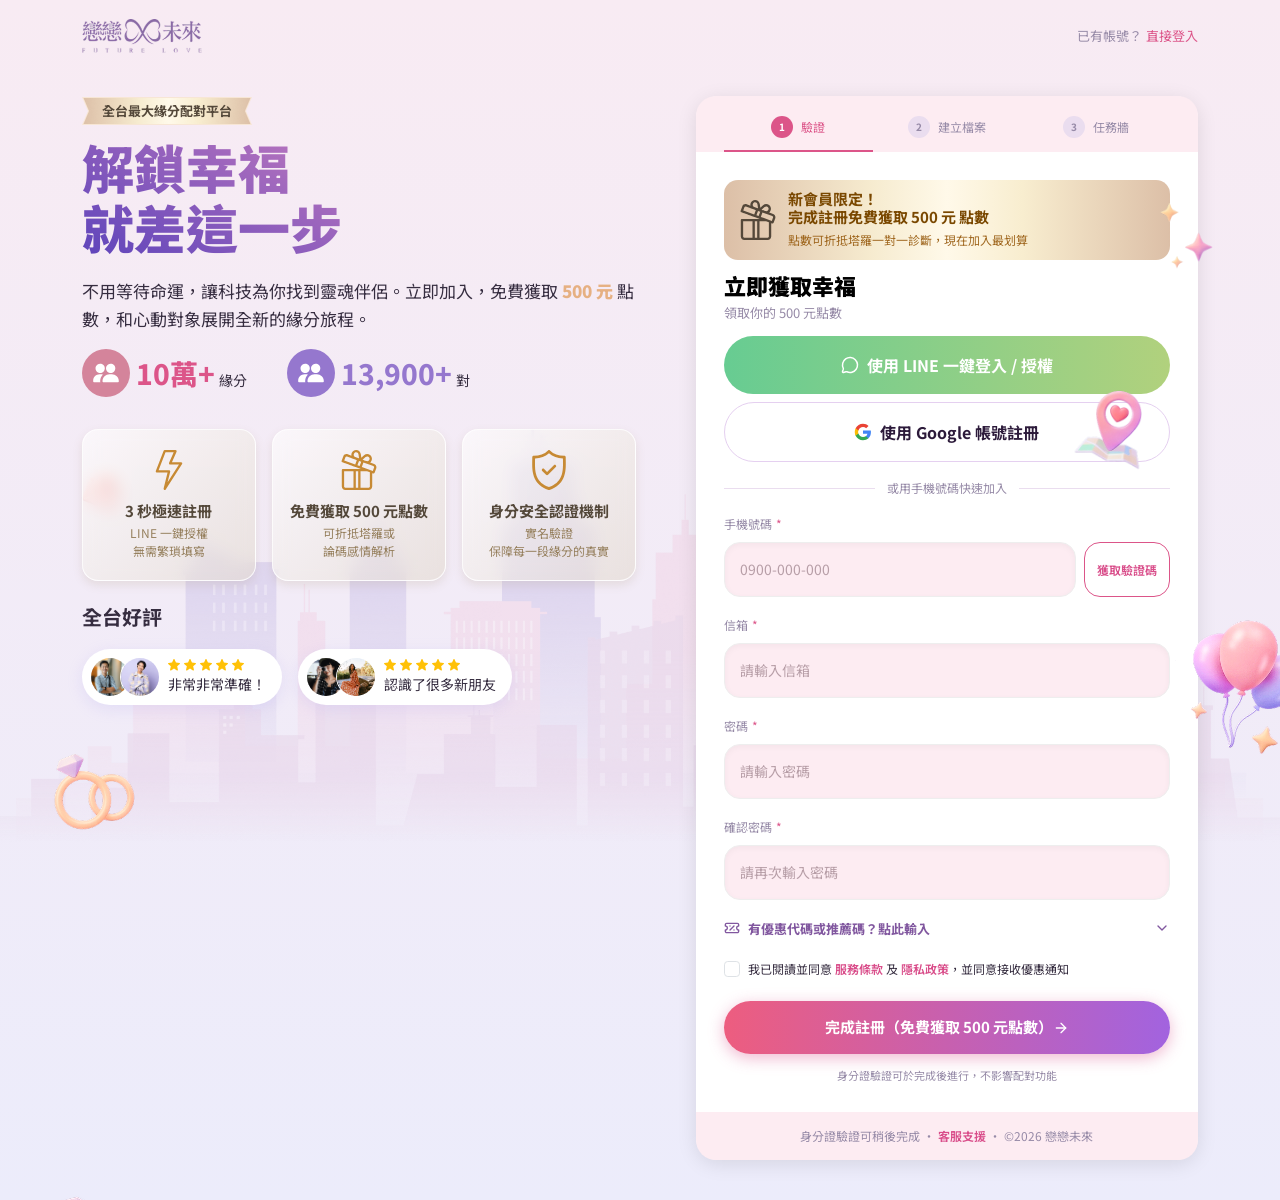
<file: index.html>
<!doctype html>
<html lang="zh-TW">
  <head>
    <meta charset="UTF-8" />
    <meta name="viewport" content="width=device-width, initial-scale=1.0" />
    <title>立即加入 - 戀戀未來</title>
    <link
      href="https://cdn.jsdelivr.net/npm/bootstrap@5.3.3/dist/css/bootstrap.min.css"
      rel="stylesheet"
    />
    <link
      href="https://cdn.jsdelivr.net/npm/bootstrap-icons@1.11.3/font/bootstrap-icons.min.css"
      rel="stylesheet"
    />
    <link
      href="https://fonts.googleapis.com/css2?family=Noto+Sans+TC:wght@400;500;600;700;900&display=swap"
      rel="stylesheet"
    />
    <link href="css/main.css" rel="stylesheet" />
  </head>
  <body>
    <!-- ── Navbar ── -->
    <nav class="navbar">
      <div class="container">
        <a class="navbar-logo" href="#">
          <img src="./assets/logo.png" alt="" />
        </a>
        <p class="navbar-action">已有帳號？<a href="" class="">直接登入</a></p>
      </div>
    </nav>

    <!-- ── Main Layout ── -->
    <main class="register-layout">
      <div class="container">
        <!-- Left: Hero Panel -->
        <aside class="register-hero">
          <div class="hero">
            <!-- Platform badge -->
            <span class="hero-badge">全台最大緣分配對平台</span>

            <!-- Main heading -->
             <div class="d-flex align-items-center justify-content-between mb-md-0 mb-4">
              <h1 class="hero-title">解鎖幸福<br />就差這一步</h1>
              <a class="btn-cta--primary btn-rounded d-md-none" href="#register-panel">開始<br>註冊</a>
             </div>

            <!-- Description -->
            <p class="hero-desc">
              不用等待命運，讓科技為你找到靈魂伴侶。立即加入，免費獲取<span
                class="highlight"
              >
                500 元</span
              >
              點數，和心動對象展開全新的緣分旅程。
            </p>

            <!-- Stats -->
            <div class="hero-stats">
              <div class="hero-stat hero-stat-primary">
                <div class="hero-stat-icon">
                  <img src="./assets/people.svg" alt="" />
                </div>
                <div class="d-flex align-items-end gap-1">
                  <span class="hero-stat-number">10萬+</span>
                  <span class="hero-stat-label">緣分</span>
                </div>
              </div>
              <div class="hero-stat hero-stat-secondary">
                <div class="hero-stat-icon">
                  <img src="./assets/people.svg" alt="" />
                </div>
                <div class="d-flex align-items-end gap-1">
                  <span class="hero-stat-number">13,900+</span>
                  <span class="hero-stat-label">對</span>
                </div>
              </div>
            </div>

            <!-- Benefits -->
            <div class="hero-benefits">
              <div class="row">
                <div class="col-4">
                  <div class="hero-benefit">
                    <img
                      class="hero-benefit-icon"
                      src="./assets/light.svg"
                      alt=""
                    />
                    <h2 class="hero-benefit-title">3 秒極速註冊</h2>
                    <p class="hero-benefit-desc">
                      LINE 一鍵授權<br />無需繁瑣填寫
                    </p>
                  </div>
                </div>
                <div class="col-4">
                  <div class="hero-benefit">
                    <img
                      class="hero-benefit-icon"
                      src="./assets/gift.svg"
                      alt=""
                    />
                    <h2 class="hero-benefit-title">免費獲取 500 元點數</h2>
                    <p class="hero-benefit-desc">
                      可折抵塔羅或<br>論碼感情解析
                    </p>
                  </div>
                </div>
                <div class="col-4">
                  <div class="hero-benefit">
                    <img
                      class="hero-benefit-icon"
                      src="./assets/safe.svg"
                      alt=""
                    />
                    <h2 class="hero-benefit-title">身分安全認證機制</h2>
                    <p class="hero-benefit-desc">
                      實名驗證<br />保障每一段緣分的真實
                    </p>
                  </div>
                </div>
              </div>
            </div>

            <!-- Rating -->
            <div class="hero-rating">
              <h3>全台好評</h3>
              <div class="hero-rating-wrapper">
                <div class="hero-rating-item">
                  <div class="hero-rating-avatars">
                    <div class="hero-rating-avatar">
                      <img src="./assets/avatar-1.jpg" alt="" />
                    </div>
                    <div class="hero-rating-avatar">
                      <img src="./assets/avatar-2.jpg" alt="" />
                    </div>
                  </div>
                  <div class="hero-rating-inner">
                    <div class="hero-rating-stars">
                      <img src="./assets/star.svg" alt="" />
                      <img src="./assets/star.svg" alt="" />
                      <img src="./assets/star.svg" alt="" />
                      <img src="./assets/star.svg" alt="" />
                      <img src="./assets/star.svg" alt="" />
                    </div>
                    <p>非常非常準確！</p>
                  </div>
                </div>
                <div class="hero-rating-item">
                  <div class="hero-rating-avatars">
                    <div class="hero-rating-avatar">
                      <img src="./assets/avatar-3.jpg" alt="" />
                    </div>
                    <div class="hero-rating-avatar">
                      <img src="./assets/avatar-4.jpg" alt="" />
                    </div>
                  </div>
                  <div class="hero-rating-inner">
                    <div class="hero-rating-stars">
                      <img src="./assets/star.svg" alt="" />
                      <img src="./assets/star.svg" alt="" />
                      <img src="./assets/star.svg" alt="" />
                      <img src="./assets/star.svg" alt="" />
                      <img src="./assets/star.svg" alt="" />
                    </div>
                    <p>認識了很多新朋友</p>
                  </div>
                </div>
              </div>
            </div>
          </div>
        </aside>

        <!-- Right: Registration Card -->
        <section class="register-panel" id="register-panel">
          <div class="register-card">
            <div class="register-step">
              <div class="row">
                <div class="col-4">
                  <a href="" class="register-step-item active">
                    <span>1</span>
                    <p>驗證</p>
                  </a>
                </div>
                <div class="col-4">
                  <a href="" class="register-step-item">
                    <span>2</span>
                    <p>建立檔案</p>
                  </a>
                </div>
                <div class="col-4">
                  <a href="" class="register-step-item">
                    <span>3</span>
                    <p>任務牆</p>
                  </a>
                </div>
              </div>
            </div>

            <div class="register-card-body">
              <div class="register-card-new">
                <img src="./assets/gift-2.svg" alt="" />
                <div class="register-card-new-wrapper">
                  <h3>新會員限定！<br />完成註冊免費獲取 500 元 點數</h3>
                  <p>點數可折抵塔羅一對一診斷，現在加入最划算</p>
                </div>
              </div>

              <!-- Card header -->
              <div class="register-card-header">
                <h2 class="register-card-title">立即獲取幸福</h2>
                <p class="register-card-subtitle">領取你的 500 元點數</p>
              </div>

              <!-- LINE login -->
              <button class="btn-social btn-social--line mb-2">
                <img src="./assets/chat.svg" alt="" />
                使用 LINE 一鍵登入 / 授權
              </button>
              <!-- Google login -->
              <button class="btn-social btn-social--google">
                <svg
                  width="18"
                  height="18"
                  viewBox="0 0 24 24"
                  aria-hidden="true"
                >
                  <path
                    fill="#4285F4"
                    d="M22.56 12.25c0-.78-.07-1.53-.2-2.25H12v4.26h5.92c-.26 1.37-1.04 2.53-2.21 3.31v2.77h3.57c2.08-1.92 3.28-4.74 3.28-8.09z"
                  />
                  <path
                    fill="#34A853"
                    d="M12 23c2.97 0 5.46-.98 7.28-2.66l-3.57-2.77c-.98.66-2.23 1.06-3.71 1.06-2.86 0-5.29-1.93-6.16-4.53H2.18v2.84C3.99 20.53 7.7 23 12 23z"
                  />
                  <path
                    fill="#FBBC05"
                    d="M5.84 14.09c-.22-.66-.35-1.36-.35-2.09s.13-1.43.35-2.09V7.07H2.18C1.43 8.55 1 10.22 1 12s.43 3.45 1.18 4.93l3.66-2.84z"
                  />
                  <path
                    fill="#EA4335"
                    d="M12 5.38c1.62 0 3.06.56 4.21 1.64l3.15-3.15C17.45 2.09 14.97 1 12 1 7.7 1 3.99 3.47 2.18 7.07l3.66 2.84c.87-2.6 3.3-4.53 6.16-4.53z"
                  />
                </svg>
                使用 Google 帳號註冊
              </button>
              <!-- Divider -->
              <div class="register-divider">或用手機號碼快速加入</div>

              <!-- Registration Form -->
              <form class="register-form" novalidate>
                <!-- Phone number -->
                <div class="form-group">
                  <label class="form-label" for="phone"
                    >手機號碼<span>*</span></label
                  >
                  <div class="form-group--inline">
                    <input
                      type="tel"
                      class="form-input"
                      id="phone"
                      placeholder="0900-000-000"
                      required
                    />
                    <button type="button" class="btn-verify">獲取驗證碼</button>
                  </div>
                </div>

                <!-- 驗證碼 -->
                <div class="form-group">
                  <label class="form-label" for="verify"
                    >驗證碼<span>*</span></label
                  >
                  <input type="text" class="form-input" id="verify" required placeholder="請輸入驗證碼" />
                  <p class="form-remark text-start">驗證碼有效時間 10 分鐘 </p>
                </div>

                <!-- Email -->
                <div class="form-group">
                  <label class="form-label" for="email"
                    >信箱<span>*</span></label
                  >
                  <input type="emial" class="form-input" id="email" required placeholder="請輸入信箱" />
                </div>

                <!-- Password -->
                <div class="form-group">
                  <label class="form-label" for="password"
                    >密碼<span>*</span></label
                  >
                  <input
                    type="password"
                    class="form-input"
                    id="password"
                    placeholder="請輸入密碼"
                    required
                  />
                </div>

                <!-- Confirm password -->
                <div class="form-group">
                  <label class="form-label" for="passwordConfirm"
                    >確認密碼<span>*</span></label
                  >
                  <input
                    type="password"
                    class="form-input"
                    id="passwordConfirm"
                    placeholder="請再次輸入密碼"
                    required
                  />
                </div>

                <div class="form-coupon">
                  <a class="form-coupon-head">
                    <img
                      class="form-coupon-icon"
                      src="./assets/discount.svg"
                      alt=""
                    />
                    <p>有優惠代碼或推薦碼？點此輸入</p>
                    <img
                      class="form-coupon-arrow"
                      src="./assets/arrow.svg"
                      alt=""
                    />
                  </a>
                  <div class="form-group">
                    <label class="form-label" for="discount"
                      >請輸入推薦碼或活動碼</label
                    >
                    <input
                      type="password"
                      class="form-input"
                      id="discount"
                      placeholder="例如：REFABBY"
                    />
                    <span
                      >輸入朋友分享的推薦碼，雙方各得額外<span
                        class="highlight"
                      >
                        +50 元</span
                      ></span
                    >
                  </div>
                </div>

                <!-- Terms checkbox -->
                <div class="form-check">
                  <input
                    class="form-check-input"
                    type="checkbox"
                    id="termsCheck"
                  />
                  <label class="form-check-label" for="termsCheck">
                    我已閱讀並同意 <a href="#">服務條款</a> 及
                    <a href="#">隱私政策</a>，並同意接收優惠通知
                  </label>
                </div>

                <!-- Submit button -->
                <button type="submit" class="btn-cta btn-cta--primary">
                  完成註冊（免費獲取 500 元點數）
                  <img src="./assets/arrow-right.svg" alt="">
                </button>
                <p class="form-remark">身分證驗證可於完成後進行，不影響配對功能</p>
              </form>
            </div>

            <!-- Card footer -->
            <div class="register-card-footer">
              <span>身分證驗證可稍後完成 ·</span>
              <a href="#">客服支援 </a>
              <span class="separator">·</span>
              <span>©2026 戀戀未來</span>
            </div>
          </div>
        </section>
      </div>
      <img class="deco deco-1" src="./assets/decoration-1.png" alt="">
      <img class="deco deco-2" src="./assets/decoration-2.png" alt="">
      <img class="deco deco-3" src="./assets/decoration-3.png" alt="">
      <img class="deco deco-4" src="./assets/decoration-4.png" alt="">
      <img class="deco deco-5" src="./assets/decoration-5.png" alt="">
      <img class="deco deco-6" src="./assets/decoration-6.png" alt="">
    </main>

    <script src="https://cdn.jsdelivr.net/npm/bootstrap@5.3.3/dist/js/bootstrap.bundle.min.js"></script>
    <script src="./js/main.js"></script>
    <script>
      document.querySelector(".register-form").addEventListener("submit", function (e) {
        e.preventDefault();
        window.location.href = "./step2.html";
      });
    </script>
  </body>
</html>
</file>
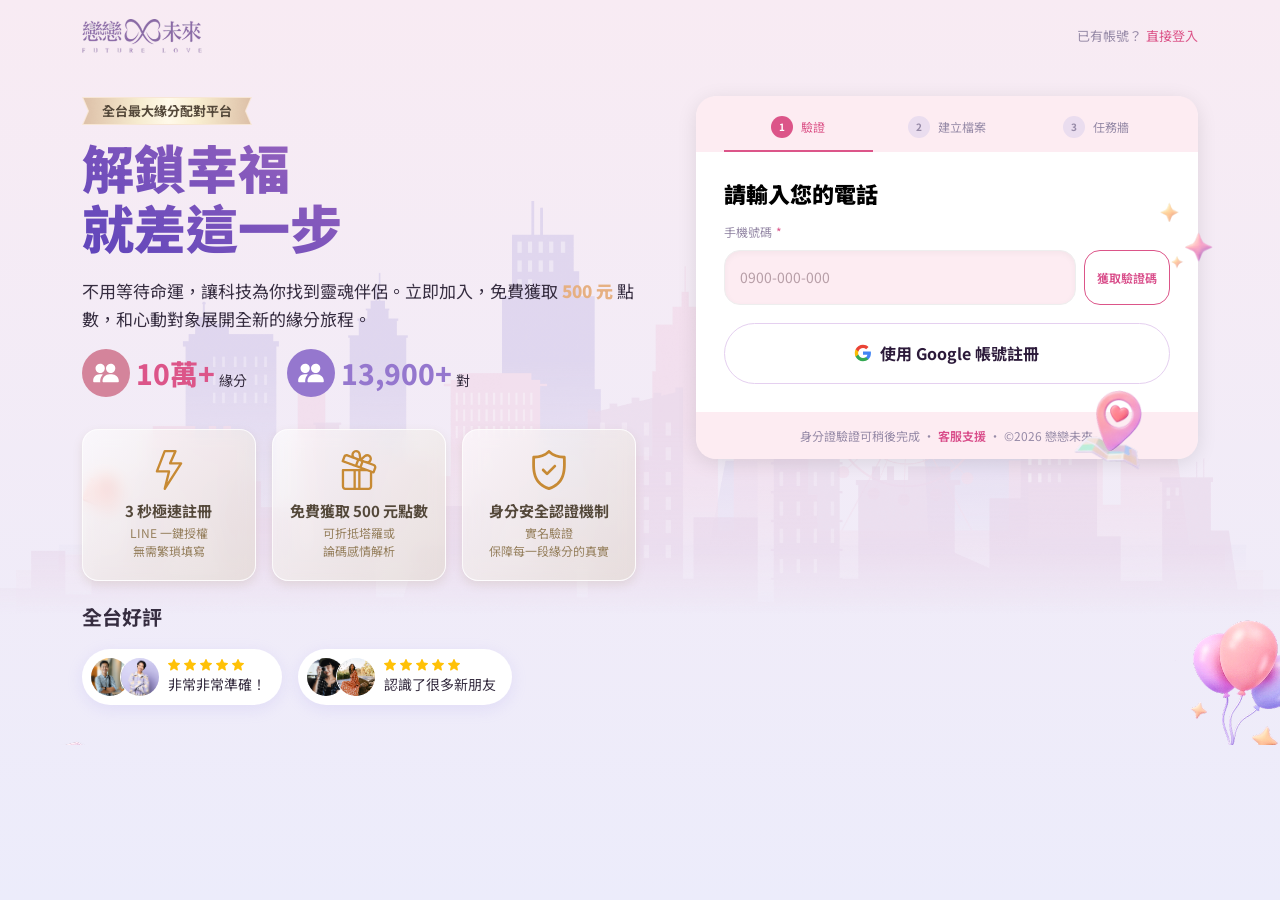
<file: google-phone.html>
<!doctype html>
<html lang="zh-TW">
  <head>
    <meta charset="UTF-8" />
    <meta name="viewport" content="width=device-width, initial-scale=1.0" />
    <title>立即加入 - 戀戀未來</title>
    <link
      href="https://cdn.jsdelivr.net/npm/bootstrap@5.3.3/dist/css/bootstrap.min.css"
      rel="stylesheet"
    />
    <link
      href="https://cdn.jsdelivr.net/npm/bootstrap-icons@1.11.3/font/bootstrap-icons.min.css"
      rel="stylesheet"
    />
    <link
      href="https://fonts.googleapis.com/css2?family=Noto+Sans+TC:wght@400;500;600;700;900&display=swap"
      rel="stylesheet"
    />
    <link href="css/main.css" rel="stylesheet" />
  </head>
  <body>
    <!-- ── Navbar ── -->
    <nav class="navbar">
      <div class="container">
        <a class="navbar-logo" href="#">
          <img src="./assets/logo.png" alt="" />
        </a>
        <p class="navbar-action">已有帳號？<a href="" class="">直接登入</a></p>
      </div>
    </nav>

    <!-- ── Main Layout ── -->
    <main class="register-layout">
      <div class="container">
        <!-- Left: Hero Panel -->
        <aside class="register-hero d-md-block d-none">
          <div class="hero">
            <!-- Platform badge -->
            <span class="hero-badge">全台最大緣分配對平台</span>

            <!-- Main heading -->
            <h1 class="hero-title">解鎖幸福<br />就差這一步</h1>

            <!-- Description -->
            <p class="hero-desc">
              不用等待命運，讓科技為你找到靈魂伴侶。立即加入，免費獲取<span
                class="highlight"
              >
                500 元</span
              >
              點數，和心動對象展開全新的緣分旅程。
            </p>

            <!-- Stats -->
            <div class="hero-stats">
              <div class="hero-stat hero-stat-primary">
                <div class="hero-stat-icon">
                  <img src="./assets/people.svg" alt="" />
                </div>
                <div class="d-flex align-items-end gap-1">
                  <span class="hero-stat-number">10萬+</span>
                  <span class="hero-stat-label">緣分</span>
                </div>
              </div>
              <div class="hero-stat hero-stat-secondary">
                <div class="hero-stat-icon">
                  <img src="./assets/people.svg" alt="" />
                </div>
                <div class="d-flex align-items-end gap-1">
                  <span class="hero-stat-number">13,900+</span>
                  <span class="hero-stat-label">對</span>
                </div>
              </div>
            </div>

            <!-- Benefits -->
            <div class="hero-benefits">
              <div class="row">
                <div class="col-4">
                  <div class="hero-benefit">
                    <img
                      class="hero-benefit-icon"
                      src="./assets/light.svg"
                      alt=""
                    />
                    <h2 class="hero-benefit-title">3 秒極速註冊</h2>
                    <p class="hero-benefit-desc">
                      LINE 一鍵授權<br />無需繁瑣填寫
                    </p>
                  </div>
                </div>
                <div class="col-4">
                  <div class="hero-benefit">
                    <img
                      class="hero-benefit-icon"
                      src="./assets/gift.svg"
                      alt=""
                    />
                    <h2 class="hero-benefit-title">免費獲取 500 元點數</h2>
                    <p class="hero-benefit-desc">
                      可折抵塔羅或<br>論碼感情解析
                    </p>
                  </div>
                </div>
                <div class="col-4">
                  <div class="hero-benefit">
                    <img
                      class="hero-benefit-icon"
                      src="./assets/safe.svg"
                      alt=""
                    />
                    <h2 class="hero-benefit-title">身分安全認證機制</h2>
                    <p class="hero-benefit-desc">
                      實名驗證<br />保障每一段緣分的真實
                    </p>
                  </div>
                </div>
              </div>
            </div>

            <!-- Rating -->
            <div class="hero-rating">
              <h3>全台好評</h3>
              <div class="hero-rating-wrapper">
                <div class="hero-rating-item">
                  <div class="hero-rating-avatars">
                    <div class="hero-rating-avatar">
                      <img src="./assets/avatar-1.jpg" alt="" />
                    </div>
                    <div class="hero-rating-avatar">
                      <img src="./assets/avatar-2.jpg" alt="" />
                    </div>
                  </div>
                  <div class="hero-rating-inner">
                    <div class="hero-rating-stars">
                      <img src="./assets/star.svg" alt="" />
                      <img src="./assets/star.svg" alt="" />
                      <img src="./assets/star.svg" alt="" />
                      <img src="./assets/star.svg" alt="" />
                      <img src="./assets/star.svg" alt="" />
                    </div>
                    <p>非常非常準確！</p>
                  </div>
                </div>
                <div class="hero-rating-item">
                  <div class="hero-rating-avatars">
                    <div class="hero-rating-avatar">
                      <img src="./assets/avatar-3.jpg" alt="" />
                    </div>
                    <div class="hero-rating-avatar">
                      <img src="./assets/avatar-4.jpg" alt="" />
                    </div>
                  </div>
                  <div class="hero-rating-inner">
                    <div class="hero-rating-stars">
                      <img src="./assets/star.svg" alt="" />
                      <img src="./assets/star.svg" alt="" />
                      <img src="./assets/star.svg" alt="" />
                      <img src="./assets/star.svg" alt="" />
                      <img src="./assets/star.svg" alt="" />
                    </div>
                    <p>認識了很多新朋友</p>
                  </div>
                </div>
              </div>
            </div>
          </div>
        </aside>

        <!-- Right: Registration Card -->
        <section class="register-panel">
          <div class="register-card">
            <div class="register-step">
              <div class="row">
                <div class="col-4">
                  <a href="" class="register-step-item active">
                    <span>1</span>
                    <p>驗證</p>
                  </a>
                </div>
                <div class="col-4">
                  <a href="" class="register-step-item">
                    <span>2</span>
                    <p>建立檔案</p>
                  </a>
                </div>
                <div class="col-4">
                  <a href="" class="register-step-item">
                    <span>3</span>
                    <p>任務牆</p>
                  </a>
                </div>
              </div>
            </div>

            <div class="register-card-body">
              <!-- Card header -->
              <div class="register-card-header">
                <h2 class="register-card-title">請輸入您的電話</h2>
              </div>

              <!-- Registration Form -->
              <form class="register-form" novalidate>
                <!-- Phone number -->
                <div class="form-group">
                  <label class="form-label" for="phone"
                    >手機號碼<span>*</span></label
                  >
                  <div class="form-group--inline">
                    <input
                      type="tel"
                      class="form-input"
                      id="phone"
                      placeholder="0900-000-000"
                      required
                    />
                    <button type="button" class="btn-verify">獲取驗證碼</button>
                  </div>
                </div>
                <!-- 驗證碼 -->
                <div class="form-group">
                  <label class="form-label" for="verify"
                    >驗證碼<span>*</span></label
                  >
                  <input
                    type="text"
                    class="form-input"
                    id="verify"
                    required
                    placeholder="請輸入驗證碼"
                  />
                  <p class="form-remark text-start">驗證碼有效時間 10 分鐘 </p>
                </div>

                <!-- Google login -->
              <button class="btn-social btn-social--google">
                <svg
                  width="18"
                  height="18"
                  viewBox="0 0 24 24"
                  aria-hidden="true"
                >
                  <path
                    fill="#4285F4"
                    d="M22.56 12.25c0-.78-.07-1.53-.2-2.25H12v4.26h5.92c-.26 1.37-1.04 2.53-2.21 3.31v2.77h3.57c2.08-1.92 3.28-4.74 3.28-8.09z"
                  />
                  <path
                    fill="#34A853"
                    d="M12 23c2.97 0 5.46-.98 7.28-2.66l-3.57-2.77c-.98.66-2.23 1.06-3.71 1.06-2.86 0-5.29-1.93-6.16-4.53H2.18v2.84C3.99 20.53 7.7 23 12 23z"
                  />
                  <path
                    fill="#FBBC05"
                    d="M5.84 14.09c-.22-.66-.35-1.36-.35-2.09s.13-1.43.35-2.09V7.07H2.18C1.43 8.55 1 10.22 1 12s.43 3.45 1.18 4.93l3.66-2.84z"
                  />
                  <path
                    fill="#EA4335"
                    d="M12 5.38c1.62 0 3.06.56 4.21 1.64l3.15-3.15C17.45 2.09 14.97 1 12 1 7.7 1 3.99 3.47 2.18 7.07l3.66 2.84c.87-2.6 3.3-4.53 6.16-4.53z"
                  />
                </svg>
                使用 Google 帳號註冊
              </button>
              </form>
            </div>

            <!-- Card footer -->
            <div class="register-card-footer">
              <span>身分證驗證可稍後完成 ·</span>
              <a href="#">客服支援 </a>
              <span class="separator">·</span>
              <span>©2026 戀戀未來</span>
            </div>
          </div>
        </section>
      </div>
      <img class="deco deco-1" src="./assets/decoration-1.png" alt="" />
      <img class="deco deco-2" src="./assets/decoration-2.png" alt="" />
      <img class="deco deco-3" src="./assets/decoration-3.png" alt="" />
      <img class="deco deco-4" src="./assets/decoration-4.png" alt="" />
      <img class="deco deco-5" src="./assets/decoration-5.png" alt="" />
      <img class="deco deco-6" src="./assets/decoration-6.png" alt="" />
    </main>

    <script src="https://cdn.jsdelivr.net/npm/bootstrap@5.3.3/dist/js/bootstrap.bundle.min.js"></script>
    <script src="./js/main.js"></script>
    <script>
      document
        .querySelector(".register-form")
        .addEventListener("submit", function (e) {
          e.preventDefault();
          window.location.href = "./step2.html";
        });
    </script>
  </body>
</html>
</file>
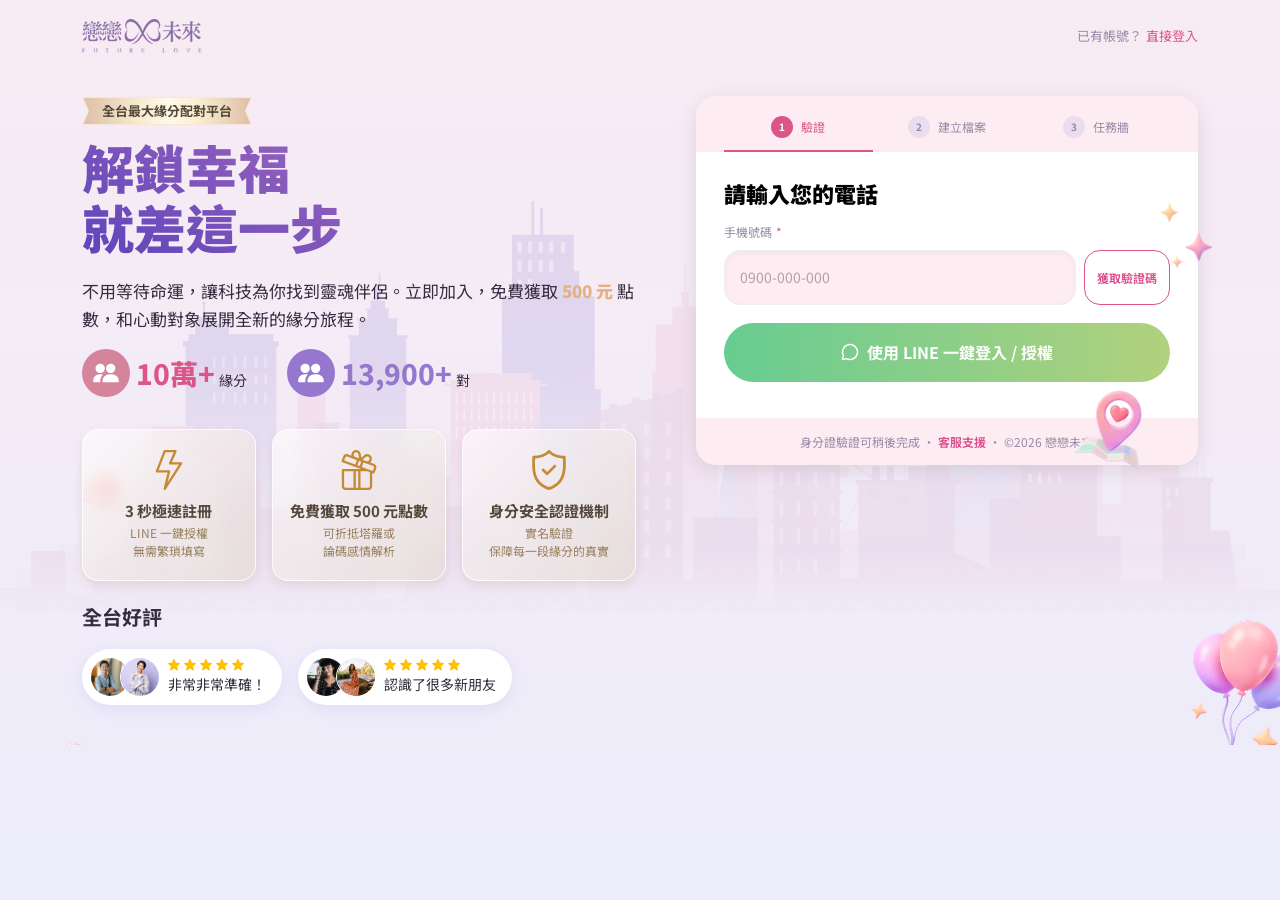
<file: line-phone.html>
<!doctype html>
<html lang="zh-TW">
  <head>
    <meta charset="UTF-8" />
    <meta name="viewport" content="width=device-width, initial-scale=1.0" />
    <title>立即加入 - 戀戀未來</title>
    <link
      href="https://cdn.jsdelivr.net/npm/bootstrap@5.3.3/dist/css/bootstrap.min.css"
      rel="stylesheet"
    />
    <link
      href="https://cdn.jsdelivr.net/npm/bootstrap-icons@1.11.3/font/bootstrap-icons.min.css"
      rel="stylesheet"
    />
    <link
      href="https://fonts.googleapis.com/css2?family=Noto+Sans+TC:wght@400;500;600;700;900&display=swap"
      rel="stylesheet"
    />
    <link href="css/main.css" rel="stylesheet" />
  </head>
  <body>
    <!-- ── Navbar ── -->
    <nav class="navbar">
      <div class="container">
        <a class="navbar-logo" href="#">
          <img src="./assets/logo.png" alt="" />
        </a>
        <p class="navbar-action">已有帳號？<a href="" class="">直接登入</a></p>
      </div>
    </nav>

    <!-- ── Main Layout ── -->
    <main class="register-layout">
      <div class="container">
        <!-- Left: Hero Panel -->
        <aside class="register-hero d-md-block d-none">
          <div class="hero">
            <!-- Platform badge -->
            <span class="hero-badge">全台最大緣分配對平台</span>

            <!-- Main heading -->
            <h1 class="hero-title">解鎖幸福<br />就差這一步</h1>

            <!-- Description -->
            <p class="hero-desc">
              不用等待命運，讓科技為你找到靈魂伴侶。立即加入，免費獲取<span
                class="highlight"
              >
                500 元</span
              >
              點數，和心動對象展開全新的緣分旅程。
            </p>

            <!-- Stats -->
            <div class="hero-stats">
              <div class="hero-stat hero-stat-primary">
                <div class="hero-stat-icon">
                  <img src="./assets/people.svg" alt="" />
                </div>
                <div class="d-flex align-items-end gap-1">
                  <span class="hero-stat-number">10萬+</span>
                  <span class="hero-stat-label">緣分</span>
                </div>
              </div>
              <div class="hero-stat hero-stat-secondary">
                <div class="hero-stat-icon">
                  <img src="./assets/people.svg" alt="" />
                </div>
                <div class="d-flex align-items-end gap-1">
                  <span class="hero-stat-number">13,900+</span>
                  <span class="hero-stat-label">對</span>
                </div>
              </div>
            </div>

            <!-- Benefits -->
            <div class="hero-benefits">
              <div class="row">
                <div class="col-4">
                  <div class="hero-benefit">
                    <img
                      class="hero-benefit-icon"
                      src="./assets/light.svg"
                      alt=""
                    />
                    <h2 class="hero-benefit-title">3 秒極速註冊</h2>
                    <p class="hero-benefit-desc">
                      LINE 一鍵授權<br />無需繁瑣填寫
                    </p>
                  </div>
                </div>
                <div class="col-4">
                  <div class="hero-benefit">
                    <img
                      class="hero-benefit-icon"
                      src="./assets/gift.svg"
                      alt=""
                    />
                    <h2 class="hero-benefit-title">免費獲取 500 元點數</h2>
                    <p class="hero-benefit-desc">
                      可折抵塔羅或<br>論碼感情解析
                    </p>
                  </div>
                </div>
                <div class="col-4">
                  <div class="hero-benefit">
                    <img
                      class="hero-benefit-icon"
                      src="./assets/safe.svg"
                      alt=""
                    />
                    <h2 class="hero-benefit-title">身分安全認證機制</h2>
                    <p class="hero-benefit-desc">
                      實名驗證<br />保障每一段緣分的真實
                    </p>
                  </div>
                </div>
              </div>
            </div>

            <!-- Rating -->
            <div class="hero-rating">
              <h3>全台好評</h3>
              <div class="hero-rating-wrapper">
                <div class="hero-rating-item">
                  <div class="hero-rating-avatars">
                    <div class="hero-rating-avatar">
                      <img src="./assets/avatar-1.jpg" alt="" />
                    </div>
                    <div class="hero-rating-avatar">
                      <img src="./assets/avatar-2.jpg" alt="" />
                    </div>
                  </div>
                  <div class="hero-rating-inner">
                    <div class="hero-rating-stars">
                      <img src="./assets/star.svg" alt="" />
                      <img src="./assets/star.svg" alt="" />
                      <img src="./assets/star.svg" alt="" />
                      <img src="./assets/star.svg" alt="" />
                      <img src="./assets/star.svg" alt="" />
                    </div>
                    <p>非常非常準確！</p>
                  </div>
                </div>
                <div class="hero-rating-item">
                  <div class="hero-rating-avatars">
                    <div class="hero-rating-avatar">
                      <img src="./assets/avatar-3.jpg" alt="" />
                    </div>
                    <div class="hero-rating-avatar">
                      <img src="./assets/avatar-4.jpg" alt="" />
                    </div>
                  </div>
                  <div class="hero-rating-inner">
                    <div class="hero-rating-stars">
                      <img src="./assets/star.svg" alt="" />
                      <img src="./assets/star.svg" alt="" />
                      <img src="./assets/star.svg" alt="" />
                      <img src="./assets/star.svg" alt="" />
                      <img src="./assets/star.svg" alt="" />
                    </div>
                    <p>認識了很多新朋友</p>
                  </div>
                </div>
              </div>
            </div>
          </div>
        </aside>

        <!-- Right: Registration Card -->
        <section class="register-panel">
          <div class="register-card">
            <div class="register-step">
              <div class="row">
                <div class="col-4">
                  <a href="" class="register-step-item active">
                    <span>1</span>
                    <p>驗證</p>
                  </a>
                </div>
                <div class="col-4">
                  <a href="" class="register-step-item">
                    <span>2</span>
                    <p>建立檔案</p>
                  </a>
                </div>
                <div class="col-4">
                  <a href="" class="register-step-item">
                    <span>3</span>
                    <p>任務牆</p>
                  </a>
                </div>
              </div>
            </div>

            <div class="register-card-body">
              <!-- Card header -->
              <div class="register-card-header">
                <h2 class="register-card-title">請輸入您的電話</h2>
              </div>

              <!-- Registration Form -->
              <form class="register-form" novalidate>
                <!-- Phone number -->
                <div class="form-group">
                  <label class="form-label" for="phone"
                    >手機號碼<span>*</span></label
                  >
                  <div class="form-group--inline">
                    <input
                      type="tel"
                      class="form-input"
                      id="phone"
                      placeholder="0900-000-000"
                      required
                    />
                    <button type="button" class="btn-verify">獲取驗證碼</button>
                  </div>
                </div>
                <!-- 驗證碼 -->
                <div class="form-group">
                  <label class="form-label" for="verify"
                    >驗證碼<span>*</span></label
                  >
                  <input
                    type="text"
                    class="form-input"
                    id="verify"
                    required
                    placeholder="請輸入驗證碼"
                  />
                  <p class="form-remark text-start">驗證碼有效時間 10 分鐘 </p>
                </div>

                <!-- LINE login -->
                <button class="btn-social btn-social--line mb-2">
                  <img src="./assets/chat.svg" alt="" />
                  使用 LINE 一鍵登入 / 授權
                </button>
              </form>
            </div>

            <!-- Card footer -->
            <div class="register-card-footer">
              <span>身分證驗證可稍後完成 ·</span>
              <a href="#">客服支援 </a>
              <span class="separator">·</span>
              <span>©2026 戀戀未來</span>
            </div>
          </div>
        </section>
      </div>
      <img class="deco deco-1" src="./assets/decoration-1.png" alt="" />
      <img class="deco deco-2" src="./assets/decoration-2.png" alt="" />
      <img class="deco deco-3" src="./assets/decoration-3.png" alt="" />
      <img class="deco deco-4" src="./assets/decoration-4.png" alt="" />
      <img class="deco deco-5" src="./assets/decoration-5.png" alt="" />
      <img class="deco deco-6" src="./assets/decoration-6.png" alt="" />
    </main>

    <script src="https://cdn.jsdelivr.net/npm/bootstrap@5.3.3/dist/js/bootstrap.bundle.min.js"></script>
    <script src="./js/main.js"></script>
    <script>
      document
        .querySelector(".register-form")
        .addEventListener("submit", function (e) {
          e.preventDefault();
          window.location.href = "./step2.html";
        });
    </script>
  </body>
</html>
</file>
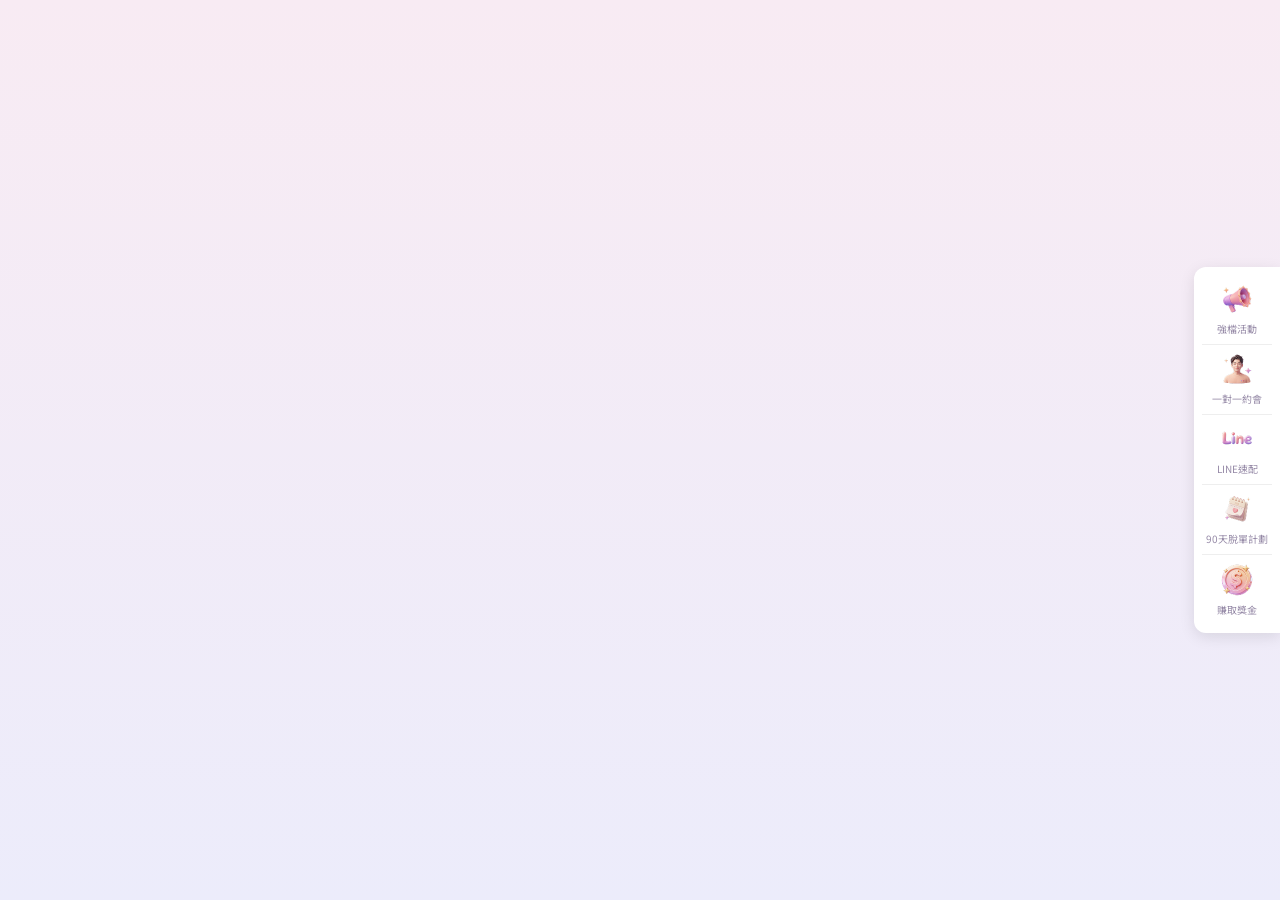
<file: side-menu.html>
<!doctype html>
<html lang="zh-TW">
  <head>
    <meta charset="UTF-8" />
    <meta name="viewport" content="width=device-width, initial-scale=1.0" />
    <title>戀戀未來</title>
    <link
      href="https://cdn.jsdelivr.net/npm/bootstrap@5.3.3/dist/css/bootstrap.min.css"
      rel="stylesheet"
    />
    <link
      href="https://cdn.jsdelivr.net/npm/bootstrap-icons@1.11.3/font/bootstrap-icons.min.css"
      rel="stylesheet"
    />
    <link
      href="https://fonts.googleapis.com/css2?family=Noto+Sans+TC:wght@400;500;600;700;900&display=swap"
      rel="stylesheet"
    />
    <link href="css/main.css" rel="stylesheet" />
  </head>
  <body>
    <div class="side-menu">
        <a href="">
            <img src="./assets/announce.png" alt="">
            <span>強檔活動</span>
        </a>
        <a href="">
            <img src="./assets/1to1.png" alt="">
            <span>一對一約會</span>
        </a>
        <a href="">
            <img src="./assets/line.png" alt="">
            <span>LINE速配</span>
        </a>
        <a href="">
            <img src="./assets/calendar.png" alt="">
            <span>90天脫單計劃</span>
        </a>
        <a href="">
            <img src="./assets/money.png" alt="">
            <span>賺取獎金</span>
        </a>
    </div>

    <script src="https://cdn.jsdelivr.net/npm/bootstrap@5.3.3/dist/js/bootstrap.bundle.min.js"></script>
    <script src="./js/main.js"></script>
  </body>
</html>
</file>
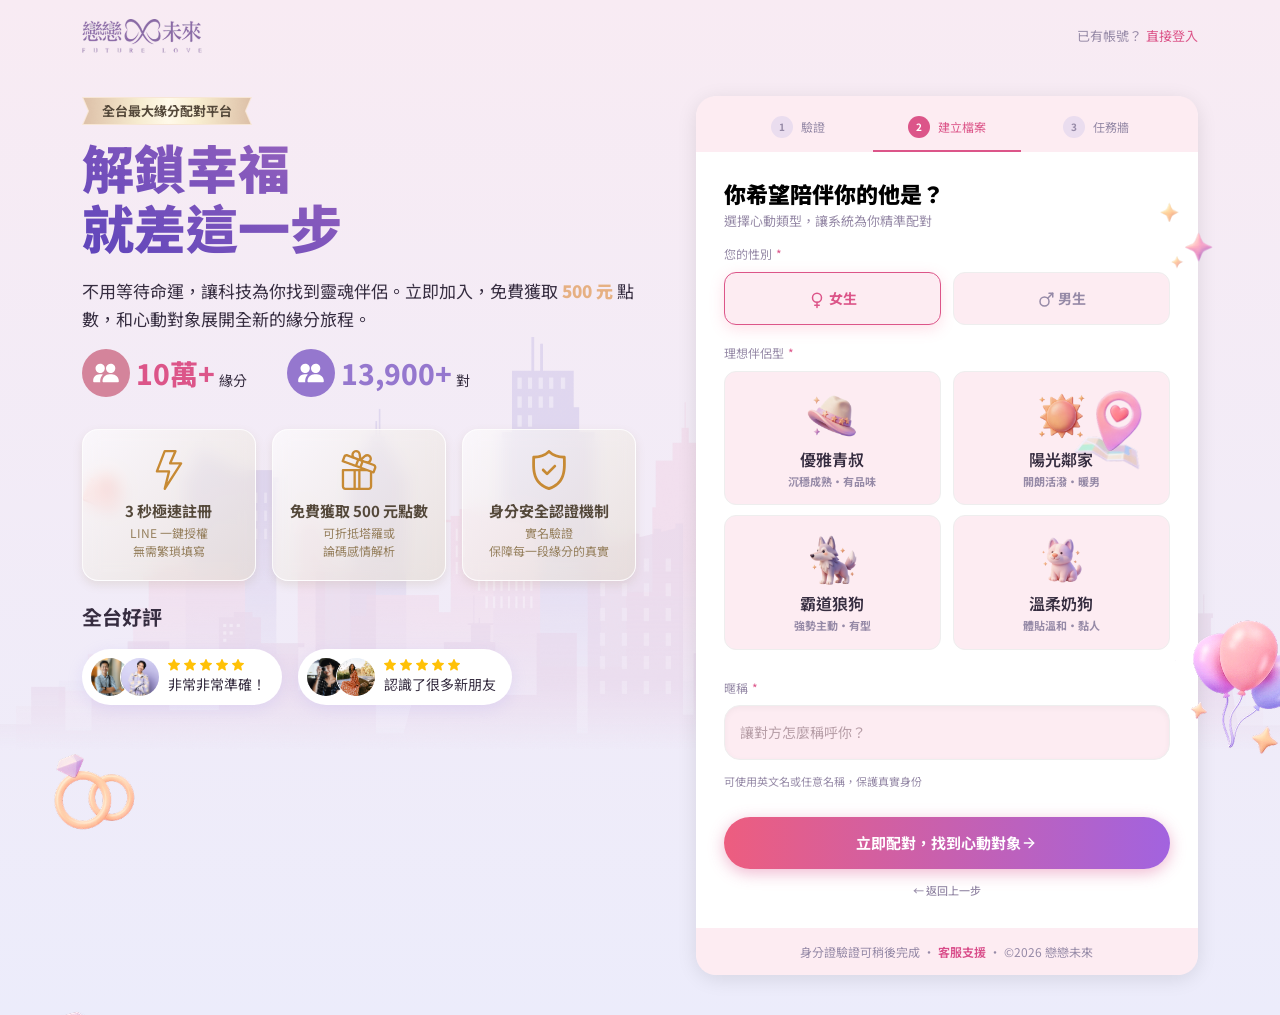
<file: step2.html>
<!doctype html>
<html lang="zh-TW">
  <head>
    <meta charset="UTF-8" />
    <meta name="viewport" content="width=device-width, initial-scale=1.0" />
    <title>建立檔案 - 戀戀未來</title>
    <link
      href="https://cdn.jsdelivr.net/npm/bootstrap@5.3.3/dist/css/bootstrap.min.css"
      rel="stylesheet"
    />
    <link
      href="https://cdn.jsdelivr.net/npm/bootstrap-icons@1.11.3/font/bootstrap-icons.min.css"
      rel="stylesheet"
    />
    <link
      href="https://fonts.googleapis.com/css2?family=Noto+Sans+TC:wght@400;500;600;700;900&display=swap"
      rel="stylesheet"
    />
    <link href="css/main.css" rel="stylesheet" />
  </head>
  <body>
    <!-- ── Navbar ── -->
    <nav class="navbar">
      <div class="container">
        <a class="navbar-logo" href="#">
          <img src="./assets/logo.png" alt="" />
        </a>
        <p class="navbar-action">已有帳號？<a href="" class="">直接登入</a></p>
      </div>
    </nav>

    <!-- ── Main Layout ── -->
    <main class="register-layout">
      <div class="container">
        <!-- Left: Hero Panel -->
        <aside class="register-hero d-md-block d-none">
          <div class="hero">
            <!-- Platform badge -->
            <span class="hero-badge">全台最大緣分配對平台</span>

            <!-- Main heading -->
            <h1 class="hero-title">解鎖幸福<br />就差這一步</h1>

            <!-- Description -->
            <p class="hero-desc">
              不用等待命運，讓科技為你找到靈魂伴侶。立即加入，免費獲取<span
                class="highlight"
              >
                500 元</span
              >
              點數，和心動對象展開全新的緣分旅程。
            </p>

            <!-- Stats -->
            <div class="hero-stats">
              <div class="hero-stat hero-stat-primary">
                <div class="hero-stat-icon">
                  <img src="./assets/people.svg" alt="" />
                </div>
                <div class="d-flex align-items-end gap-1">
                  <span class="hero-stat-number">10萬+</span>
                  <span class="hero-stat-label">緣分</span>
                </div>
              </div>
              <div class="hero-stat hero-stat-secondary">
                <div class="hero-stat-icon">
                  <img src="./assets/people.svg" alt="" />
                </div>
                <div class="d-flex align-items-end gap-1">
                  <span class="hero-stat-number">13,900+</span>
                  <span class="hero-stat-label">對</span>
                </div>
              </div>
            </div>

            <!-- Benefits -->
            <div class="hero-benefits">
              <div class="row">
                <div class="col-4">
                  <div class="hero-benefit">
                    <img
                      class="hero-benefit-icon"
                      src="./assets/light.svg"
                      alt=""
                    />
                    <h2 class="hero-benefit-title">3 秒極速註冊</h2>
                    <p class="hero-benefit-desc">
                      LINE 一鍵授權<br />無需繁瑣填寫
                    </p>
                  </div>
                </div>
                <div class="col-4">
                  <div class="hero-benefit">
                    <img
                      class="hero-benefit-icon"
                      src="./assets/gift.svg"
                      alt=""
                    />
                    <h2 class="hero-benefit-title">免費獲取 500 元點數</h2>
                    <p class="hero-benefit-desc">
                      可折抵塔羅或<br>論碼感情解析
                    </p>
                  </div>
                </div>
                <div class="col-4">
                  <div class="hero-benefit">
                    <img
                      class="hero-benefit-icon"
                      src="./assets/safe.svg"
                      alt=""
                    />
                    <h2 class="hero-benefit-title">身分安全認證機制</h2>
                    <p class="hero-benefit-desc">
                      實名驗證<br />保障每一段緣分的真實
                    </p>
                  </div>
                </div>
              </div>
            </div>

            <!-- Rating -->
            <div class="hero-rating">
              <h3>全台好評</h3>
              <div class="hero-rating-wrapper">
                <div class="hero-rating-item">
                  <div class="hero-rating-avatars">
                    <div class="hero-rating-avatar">
                      <img src="./assets/avatar-1.jpg" alt="" />
                    </div>
                    <div class="hero-rating-avatar">
                      <img src="./assets/avatar-2.jpg" alt="" />
                    </div>
                  </div>
                  <div class="hero-rating-inner">
                    <div class="hero-rating-stars">
                      <img src="./assets/star.svg" alt="" />
                      <img src="./assets/star.svg" alt="" />
                      <img src="./assets/star.svg" alt="" />
                      <img src="./assets/star.svg" alt="" />
                      <img src="./assets/star.svg" alt="" />
                    </div>
                    <p>非常非常準確！</p>
                  </div>
                </div>
                <div class="hero-rating-item">
                  <div class="hero-rating-avatars">
                    <div class="hero-rating-avatar">
                      <img src="./assets/avatar-3.jpg" alt="" />
                    </div>
                    <div class="hero-rating-avatar">
                      <img src="./assets/avatar-4.jpg" alt="" />
                    </div>
                  </div>
                  <div class="hero-rating-inner">
                    <div class="hero-rating-stars">
                      <img src="./assets/star.svg" alt="" />
                      <img src="./assets/star.svg" alt="" />
                      <img src="./assets/star.svg" alt="" />
                      <img src="./assets/star.svg" alt="" />
                      <img src="./assets/star.svg" alt="" />
                    </div>
                    <p>認識了很多新朋友</p>
                  </div>
                </div>
              </div>
            </div>
          </div>
        </aside>

        <!-- Right: Step 2 Preference Card -->
        <section class="register-panel preference">
          <div class="register-card">
            <div class="register-step">
              <div class="row">
                <div class="col-4">
                  <a href="index.html" class="register-step-item">
                    <span>1</span>
                    <p>驗證</p>
                  </a>
                </div>
                <div class="col-4">
                  <a href="" class="register-step-item active">
                    <span>2</span>
                    <p>建立檔案</p>
                  </a>
                </div>
                <div class="col-4">
                  <a href="" class="register-step-item">
                    <span>3</span>
                    <p>任務牆</p>
                  </a>
                </div>
              </div>
            </div>

            <div class="register-card-body active">
              <div class="register-card-header">
                <h2 class="register-card-title">你希望陪伴你的他是？</h2>
                <p class="register-card-subtitle">
                  選擇心動類型，讓系統為你精準配對
                </p>
              </div>
              <!-- Gender tabs -->
              <div class="form-group">
                <label class="form-label" for="phone"
                  >您的性別<span>*</span></label
                >
                <div class="preference-tabs">
                  <div class="row">
                    <div class="col-6">
                      <button
                        class="preference-tabs-item preference-tabs-item--active"
                        type="button"
                      >
                        <svg
                          width="18"
                          height="18"
                          viewBox="0 0 18 18"
                          fill="none"
                          xmlns="http://www.w3.org/2000/svg"
                        >
                          <path
                            d="M9 11.25V16.5"
                            stroke="#DC5589"
                            stroke-width="1.5"
                            stroke-linecap="round"
                            stroke-linejoin="round"
                          />
                          <path
                            d="M6.75 14.25H11.25"
                            stroke="#DC5589"
                            stroke-width="1.5"
                            stroke-linecap="round"
                            stroke-linejoin="round"
                          />
                          <path
                            d="M9 11.25C11.4853 11.25 13.5 9.23528 13.5 6.75C13.5 4.26472 11.4853 2.25 9 2.25C6.51472 2.25 4.5 4.26472 4.5 6.75C4.5 9.23528 6.51472 11.25 9 11.25Z"
                            stroke="#DC5589"
                            stroke-width="1.5"
                            stroke-linecap="round"
                            stroke-linejoin="round"
                          />
                        </svg>
                        <span>女生</span>
                      </button>
                    </div>
                    <div class="col-6">
                      <button class="preference-tabs-item" type="button">
                        <svg
                          width="18"
                          height="18"
                          viewBox="0 0 18 18"
                          fill="none"
                          xmlns="http://www.w3.org/2000/svg"
                        >
                          <path
                            d="M12 2.25H15.75V6"
                            stroke="#968AA7"
                            stroke-width="1.5"
                            stroke-linecap="round"
                            stroke-linejoin="round"
                          />
                          <path
                            d="M15.75 2.25L10.6875 7.3125"
                            stroke="#968AA7"
                            stroke-width="1.5"
                            stroke-linecap="round"
                            stroke-linejoin="round"
                          />
                          <path
                            d="M7.5 15C9.98528 15 12 12.9853 12 10.5C12 8.01472 9.98528 6 7.5 6C5.01472 6 3 8.01472 3 10.5C3 12.9853 5.01472 15 7.5 15Z"
                            stroke="#968AA7"
                            stroke-width="1.5"
                            stroke-linecap="round"
                            stroke-linejoin="round"
                          />
                        </svg>
                        <span>男生</span>
                      </button>
                    </div>
                  </div>
                </div>
              </div>

              <!-- Personality options -->
              <div class="form-group">
                <label class="form-label" for="phone"
                  >理想伴侶型<span>*</span></label
                >
                <div class="preference-options preference-options-girl active">
                  <div class="row">
                    <div class="col-6">
                      <button class="preference-options-item" type="button">
                        <img
                          class="preference-options-item-icon"
                          src="./assets/hat.png"
                          alt=""
                        />
                        <span class="preference-options-item-label"
                          >優雅青叔</span
                        >
                        <span class="preference-options-item-desc"
                          >沉穩成熟·有品味</span
                        >
                      </button>
                    </div>
                    <div class="col-6">
                      <button class="preference-options-item" type="button">
                        <img
                          class="preference-options-item-icon"
                          src="./assets/sun.png"
                          alt=""
                        />
                        <span class="preference-options-item-label"
                          >陽光鄰家</span
                        >
                        <span class="preference-options-item-desc"
                          >開朗活潑·暖男</span
                        >
                      </button>
                    </div>
                    <div class="col-6">
                      <button class="preference-options-item" type="button">
                        <img
                          class="preference-options-item-icon"
                          src="./assets/wolf.png"
                          alt=""
                        />
                        <span class="preference-options-item-label"
                          >霸道狼狗</span
                        >
                        <span class="preference-options-item-desc"
                          >強勢主動·有型</span
                        >
                      </button>
                    </div>
                    <div class="col-6">
                      <button class="preference-options-item" type="button">
                        <img
                          class="preference-options-item-icon"
                          src="./assets/dog.png"
                          alt=""
                        />
                        <span class="preference-options-item-label"
                          >溫柔奶狗</span
                        >
                        <span class="preference-options-item-desc"
                          >體貼溫和·黏人</span
                        >
                      </button>
                    </div>
                  </div>
                </div>
                <div class="preference-options preference-options-boy">
                  <div class="row">
                    <div class="col-6">
                      <button class="preference-options-item" type="button">
                        <img
                          class="preference-options-item-icon"
                          src="./assets/glasses.png"
                          alt=""
                        />
                        <span class="preference-options-item-label"
                          >獨立知性姐</span
                        >
                        <span class="preference-options-item-desc"
                          >成熟穩重·有主見</span
                        >
                      </button>
                    </div>
                    <div class="col-6">
                      <button class="preference-options-item" type="button">
                        <img
                          class="preference-options-item-icon"
                          src="./assets/sun.png"
                          alt=""
                        />
                        <span class="preference-options-item-label"
                          >陽光元氣妹</span
                        >
                        <span class="preference-options-item-desc"
                          >開朗活潑·正能量</span
                        >
                      </button>
                    </div>
                    <div class="col-6">
                      <button class="preference-options-item" type="button">
                        <img
                          class="preference-options-item-icon"
                          src="./assets/sakura.png"
                          alt=""
                        />
                        <span class="preference-options-item-label"
                          >甜美賢淑型</span
                        >
                        <span class="preference-options-item-desc"
                          >溫柔體貼·顧家</span
                        >
                      </button>
                    </div>
                    <div class="col-6">
                      <button class="preference-options-item" type="button">
                        <img
                          class="preference-options-item-icon"
                          src="./assets/girl.png"
                          alt=""
                        />
                        <span class="preference-options-item-label"
                          >可愛撒嬌派</span
                        >
                        <span class="preference-options-item-desc"
                          >嬌俏黏人·有趣</span
                        >
                      </button>
                    </div>
                  </div>
                </div>
              </div>

              <!-- 暱稱 -->
              <div class="form-group">
                <label class="form-label" for="nickname"
                  >暱稱<span>*</span></label
                >
                <input
                  type="emial"
                  class="form-input"
                  id="nickname"
                  required
                  placeholder="讓對方怎麼稱呼你？"
                />
                <p class="form-remark text-start">
                  可使用英文名或任意名稱，保護真實身份
                </p>
              </div>
              <!-- Submit -->
              <button
                class="btn-cta btn-cta--primary mt-2"
              >
                立即配對，找到心動對象<img
                  src="./assets/arrow-right.svg"
                  alt=""
                />
              </button>

              <a href="./index.html" class="btn-back">← 返回上一步</a>
            </div>

            <div class="register-card-body">
              <div class="matching">
                <div class="matching-animation">
                  <div class="matching-animation-wrapper">
                    <img src="./assets/boy-3.png" alt="" />
                    <img src="./assets/boy-1.png" alt="" />
                    <img class="active" src="./assets/boy-2.png" alt="" />
                    <img src="./assets/boy-3.png" alt="" />
                    <img src="./assets/boy-1.png" alt="" />
                  </div>
                </div>
                <h3>心動匹配中</h3>
                <p>正在為你尋找 <span class="matching-target">陽光鄰家</span>...</p>
                <button class="btn-outline">取消匹配</button>
              </div>
            </div>

            <div class="register-card-body">
              <div class="matching">
                <div class="matched">
                  <div class="matched-wrapper">
                  <img src="./assets/boy-1.png" alt="">

                  </div>
                </div>
                <h3>已鎖定心動人選！</h3>
                <p><span class="matching-target">陽光鄰家</span>· Kevin</p>
              </div>
            </div>

            <div class="register-card-body">
              <div class="matching">
                <div class="matching-success">
                  <div class="matching-success-avatar partner">
                    <div class="matching-success-avatar-pic">
                      <img src="./assets/boy-1.png" alt="">
                    </div>
                    <p>Kevin</p>
                  </div>
                  <div class="matching-success-avatar me">
                    <div class="matching-success-avatar-pic">
                      <img src="./assets/girl-1.png" alt="">
                    </div>
                    <p>Abby</p>
                  </div>
                  <img class="heart" src="./assets/heart.png" alt="">
                </div>
                <h4>配對成功</h4>
                <p>已為您匹配到一位<span class="matching-target">陽光鄰家</span></p>
                <button class="btn-cta btn-cta--primary mb-3">
                  去找他 (4s)
                  <img src="./assets/arrow-right.svg" alt="">
                </button>
                <button class="btn-outline w-100 mb-3">
                  重新匹配
                </button>
                <p>剩餘速配次數 19/30</p>
              </div>
            </div>

            <!-- Card footer -->
            <div class="register-card-footer">
              <span>身分證驗證可稍後完成 ·</span>
              <a href="#">客服支援 </a>
              <span class="separator">·</span>
              <span>©2026 戀戀未來</span>
            </div>
          </div>
        </section>
      </div>
      <img class="deco deco-1" src="./assets/decoration-1.png" alt="" />
      <img class="deco deco-2" src="./assets/decoration-2.png" alt="" />
      <img class="deco deco-3" src="./assets/decoration-3.png" alt="" />
      <img class="deco deco-4" src="./assets/decoration-4.png" alt="" />
      <img class="deco deco-5" src="./assets/decoration-5.png" alt="" />
      <img class="deco deco-6" src="./assets/decoration-6.png" alt="" />
    </main>

    <script src="https://cdn.jsdelivr.net/npm/jquery@3.7.1/dist/jquery.min.js"></script>
    <script src="https://cdn.jsdelivr.net/npm/bootstrap@5.3.3/dist/js/bootstrap.bundle.min.js"></script>
    <script src="./js/main.js"></script>
    <script>
      function showPreference() {
        document.getElementById("statePreference").classList.remove("d-none");
        ["statePairing1", "statePairing2", "statePairing3"].forEach((id) =>
          document.getElementById(id).classList.add("d-none"),
        );
      }
      function showPairing(step) {
        document.getElementById("statePreference").classList.add("d-none");
        document.getElementById("statePairing1").classList.add("d-none");
        document.getElementById("statePairing2").classList.add("d-none");
        document.getElementById("statePairing3").classList.add("d-none");
        document
          .getElementById("statePairing" + step)
          .classList.remove("d-none");
      }

      // Tab switching
      const genderBtns = document.querySelectorAll(".preference-tabs-item");
      const optionsGirl = document.querySelector(".preference-options-girl");
      const optionsBoy = document.querySelector(".preference-options-boy");

      genderBtns.forEach((btn, index) => {
        btn.addEventListener("click", function () {
          genderBtns.forEach((b) =>
            b.classList.remove("preference-tabs-item--active"),
          );
          this.classList.add("preference-tabs-item--active");

          // index 0 = 女生, index 1 = 男生
          if (index === 0) {
            optionsGirl.classList.add("active");
            optionsBoy.classList.remove("active");
          } else {
            optionsBoy.classList.add("active");
            optionsGirl.classList.remove("active");
          }
        });
      });

      // Option card single select
      document.querySelectorAll(".preference-options-item").forEach((card) => {
        card.addEventListener("click", function () {
          const group = this.closest(".preference-options");
          group
            .querySelectorAll(".preference-options-item")
            .forEach((c) =>
              c.classList.remove("preference-options-item--selected"),
            );
          this.classList.add("preference-options-item--selected");
        });
      });

      // ── register-card-body 切換 helper ──────────
      const cardBodies = document.querySelectorAll(".register-card-body");

      function showCardBody(index) {
        const $cards = $(".register-panel.preference .register-card-body");
        const $next = $cards.eq(index);
        const $current = $cards.filter(":visible");
        if (!$next.length || $current.is($next)) return;

        $current.fadeOut(400, function () {
          $next.fadeIn(400);
        });
      }

      // ── 按鈕參照 ─────────────────────────────────
      const btnPair    = cardBodies[0].querySelector(".btn-cta--primary");
      const btnCancel  = cardBodies[1].querySelector(".btn-outline");
      const btnGo      = cardBodies[3].querySelector(".btn-cta--primary");
      const btnRematch = cardBodies[3].querySelector(".btn-outline");

      let matchingTimer = null;
      let goTimer = null;

      // ── 去找他倒計時 ──────────────────────────────
      function startGoCountdown() {
        clearInterval(goTimer);
        let sec = 5;
        function updateBtn() {
          btnGo.innerHTML = `去找他 (${sec}s)<img src="./assets/arrow-right.svg" alt="">`;
        }
        updateBtn();
        goTimer = setInterval(() => {
          sec--;
          updateBtn();
          if (sec <= 0) {
            clearInterval(goTimer);
            window.location.href = "./step3.html";
          }
        }, 1000);
      }

      // ── 匹配流程（card 1 → 2 → 3 → 倒計時） ────
      function startMatchingFlow() {
        clearTimeout(matchingTimer);
        matchingTimer = setTimeout(() => {
          showCardBody(2);
          setTimeout(() => {
            showCardBody(3);
            setTimeout(startGoCountdown, 400);
          }, 3000);
        }, 8000);
      }

      // ── 立即配對按鈕 ─────────────────────────────
      btnPair.addEventListener("click", () => {
        // 取得性別（index 1 = 男生）
        const isMale = [...genderBtns].findIndex((b) =>
          b.classList.contains("preference-tabs-item--active")
        ) === 1;

        // 取得選取的理想伴侶型（只從目前 active 的那組讀取）
        const selectedLabel = document.querySelector(
          ".preference-options.active .preference-options-item--selected .preference-options-item-label"
        );
        const targetText = selectedLabel ? selectedLabel.textContent.trim() : "";

        // 套用 matching-target 文字
        document.querySelectorAll(".matching-target").forEach((el) => {
          el.textContent = targetText;
        });

        // 暱稱顯示在 me 的 <p>
        const nickname = document.getElementById("nickname").value.trim();
        const meName = document.querySelector(".matching-success-avatar.me p");
        if (meName && nickname) meName.textContent = nickname;

        // 隨機取 1~3 的數字
        const rand = () => Math.floor(Math.random() * 3) + 1;

        // 配對對象圖片（女生配男、男生配女）
        const partnerPrefix = isMale ? "girl" : "boy";
        const partnerSrc = `./assets/${partnerPrefix}-${rand()}.png`;

        // 自己的頭像（女生用女圖、男生用男圖）
        const mePrefix = isMale ? "boy" : "girl";
        const meSrc = `./assets/${mePrefix}-${rand()}.png`;

        // matched-wrapper 圖片
        const matchedImg = document.querySelector(".matched-wrapper img");
        if (matchedImg) matchedImg.src = partnerSrc;

        // 最後畫面：partner 頭像
        const partnerPic = document.querySelector(".matching-success-avatar.partner .matching-success-avatar-pic img");
        if (partnerPic) partnerPic.src = partnerSrc;

        // 最後畫面：me 頭像
        const mePic = document.querySelector(".matching-success-avatar.me .matching-success-avatar-pic img");
        if (mePic) mePic.src = meSrc;

        // 更換 matching-animation 圖片（男生選女圖，女生選男圖）
        const animWrapper = document.querySelector(".matching-animation-wrapper");
        if (animWrapper) {
          animWrapper.querySelectorAll("img").forEach((img) => {
            if (isMale) {
              img.src = img.src.replace(/boy-(\d)\.png/, "girl-$1.png");
            } else {
              img.src = img.src.replace(/girl-(\d)\.png/, "boy-$1.png");
            }
          });
        }

        showCardBody(1);
        startMatchingFlow();
      });

      // ── 取消匹配按鈕 ─────────────────────────────
      if (btnCancel) {
        btnCancel.addEventListener("click", () => {
          clearTimeout(matchingTimer);
          showCardBody(0);
        });
      }

      // ── 去找他按鈕（立即跳轉） ───────────────────
      if (btnGo) {
        btnGo.addEventListener("click", () => {
          clearInterval(goTimer);
          window.location.href = "./step3.html";
        });
      }

      // ── 重新匹配按鈕 ─────────────────────────────
      if (btnRematch) {
        btnRematch.addEventListener("click", () => {
          clearInterval(goTimer);
          showCardBody(1);
          startMatchingFlow();
        });
      }

      // ── Matching animation carousel ──────────────
      const wrapper = document.querySelector(".matching-animation-wrapper");
      if (wrapper) {
        let isAnimating = false;

        setInterval(() => {
          if (isAnimating) return;
          isAnimating = true;

          const active = wrapper.querySelector("img.active");
          if (!active) { isAnimating = false; return; }

          const next = active.nextElementSibling;
          const firstImg = wrapper.firstElementChild;
          const shiftAmount = firstImg.offsetWidth + 24; // item width + gap
          const activeSrc = active.src;
          const activeAlt = active.alt;

          // Step 1: trigger CSS transitions (shrink active, grow next, slide wrapper left)
          active.classList.remove("active");
          if (next) next.classList.add("active");
          wrapper.style.transform = `translateX(-${shiftAmount}px)`;

          // Step 2: after transition, seamlessly reset DOM
          setTimeout(() => {
            wrapper.style.transition = "none";
            wrapper.style.transform = "translateX(0)";

            const newImg = document.createElement("img");
            newImg.src = activeSrc;
            newImg.alt = activeAlt;
            wrapper.appendChild(newImg);
            firstImg.remove();

            // Re-enable transition after browser paints the reset state
            requestAnimationFrame(() => {
              requestAnimationFrame(() => {
                wrapper.style.transition = "";
                isAnimating = false;
              });
            });
          }, 350);
        }, 1000);
      }
    </script>
  </body>
</html>
</file>
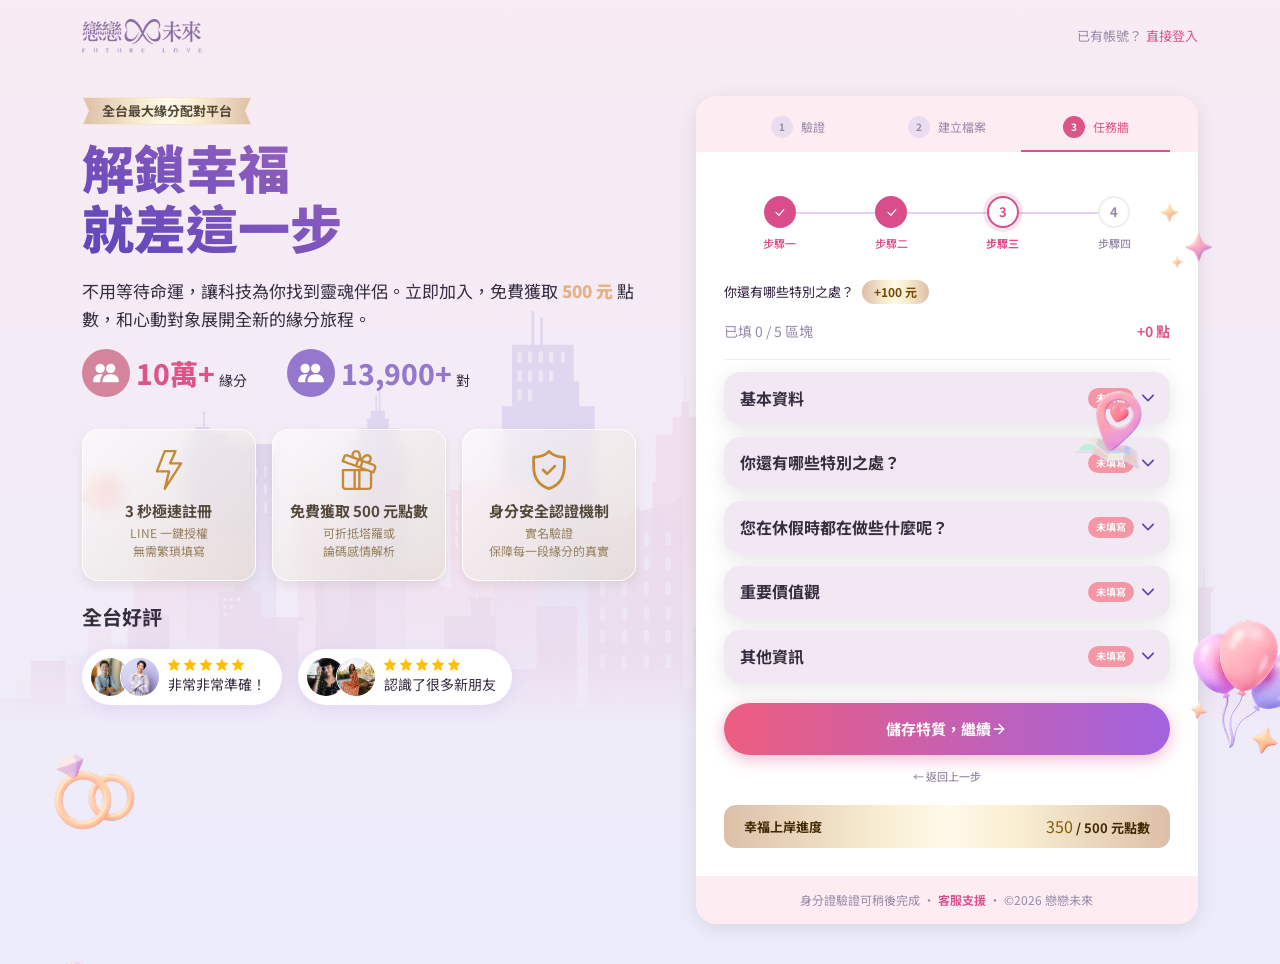
<file: step3.html>
<!doctype html>
<html lang="zh-TW">
  <head>
    <meta charset="UTF-8" />
    <meta name="viewport" content="width=device-width, initial-scale=1.0" />
    <title>任務牆 - 戀戀未來</title>
    <link
      href="https://cdn.jsdelivr.net/npm/bootstrap@5.3.3/dist/css/bootstrap.min.css"
      rel="stylesheet"
    />
    <link
      href="https://cdn.jsdelivr.net/npm/bootstrap-icons@1.11.3/font/bootstrap-icons.min.css"
      rel="stylesheet"
    />
    <link
      href="https://fonts.googleapis.com/css2?family=Noto+Sans+TC:wght@400;500;600;700;900&display=swap"
      rel="stylesheet"
    />
    <link href="css/main.css" rel="stylesheet" />
  </head>
  <body>
    <!-- ── Navbar ── -->
    <nav class="navbar">
      <div class="container">
        <a class="navbar-logo" href="#">
          <img src="./assets/logo.png" alt="" />
        </a>
        <p class="navbar-action">已有帳號？<a href="" class="">直接登入</a></p>
      </div>
    </nav>

    <!-- ── Main Layout ── -->
    <main class="register-layout">
      <div class="container">
        <!-- Left: Hero Panel -->
        <aside class="register-hero d-md-block d-none">
          <div class="hero">
            <!-- Platform badge -->
            <span class="hero-badge">全台最大緣分配對平台</span>

            <!-- Main heading -->
            <h1 class="hero-title">解鎖幸福<br />就差這一步</h1>

            <!-- Description -->
            <p class="hero-desc">
              不用等待命運，讓科技為你找到靈魂伴侶。立即加入，免費獲取<span
                class="highlight"
              >
                500 元</span
              >
              點數，和心動對象展開全新的緣分旅程。
            </p>

            <!-- Stats -->
            <div class="hero-stats">
              <div class="hero-stat hero-stat-primary">
                <div class="hero-stat-icon">
                  <img src="./assets/people.svg" alt="" />
                </div>
                <div class="d-flex align-items-end gap-1">
                  <span class="hero-stat-number">10萬+</span>
                  <span class="hero-stat-label">緣分</span>
                </div>
              </div>
              <div class="hero-stat hero-stat-secondary">
                <div class="hero-stat-icon">
                  <img src="./assets/people.svg" alt="" />
                </div>
                <div class="d-flex align-items-end gap-1">
                  <span class="hero-stat-number">13,900+</span>
                  <span class="hero-stat-label">對</span>
                </div>
              </div>
            </div>

            <!-- Benefits -->
            <div class="hero-benefits">
              <div class="row">
                <div class="col-4">
                  <div class="hero-benefit">
                    <img
                      class="hero-benefit-icon"
                      src="./assets/light.svg"
                      alt=""
                    />
                    <h2 class="hero-benefit-title">3 秒極速註冊</h2>
                    <p class="hero-benefit-desc">
                      LINE 一鍵授權<br />無需繁瑣填寫
                    </p>
                  </div>
                </div>
                <div class="col-4">
                  <div class="hero-benefit">
                    <img
                      class="hero-benefit-icon"
                      src="./assets/gift.svg"
                      alt=""
                    />
                    <h2 class="hero-benefit-title">免費獲取 500 元點數</h2>
                    <p class="hero-benefit-desc">
                      可折抵塔羅或<br>論碼感情解析
                    </p>
                  </div>
                </div>
                <div class="col-4">
                  <div class="hero-benefit">
                    <img
                      class="hero-benefit-icon"
                      src="./assets/safe.svg"
                      alt=""
                    />
                    <h2 class="hero-benefit-title">身分安全認證機制</h2>
                    <p class="hero-benefit-desc">
                      實名驗證<br />保障每一段緣分的真實
                    </p>
                  </div>
                </div>
              </div>
            </div>

            <!-- Rating -->
            <div class="hero-rating">
              <h3>全台好評</h3>
              <div class="hero-rating-wrapper">
                <div class="hero-rating-item">
                  <div class="hero-rating-avatars">
                    <div class="hero-rating-avatar">
                      <img src="./assets/avatar-1.jpg" alt="" />
                    </div>
                    <div class="hero-rating-avatar">
                      <img src="./assets/avatar-2.jpg" alt="" />
                    </div>
                  </div>
                  <div class="hero-rating-inner">
                    <div class="hero-rating-stars">
                      <img src="./assets/star.svg" alt="" />
                      <img src="./assets/star.svg" alt="" />
                      <img src="./assets/star.svg" alt="" />
                      <img src="./assets/star.svg" alt="" />
                      <img src="./assets/star.svg" alt="" />
                    </div>
                    <p>非常非常準確！</p>
                  </div>
                </div>
                <div class="hero-rating-item">
                  <div class="hero-rating-avatars">
                    <div class="hero-rating-avatar">
                      <img src="./assets/avatar-3.jpg" alt="" />
                    </div>
                    <div class="hero-rating-avatar">
                      <img src="./assets/avatar-4.jpg" alt="" />
                    </div>
                  </div>
                  <div class="hero-rating-inner">
                    <div class="hero-rating-stars">
                      <img src="./assets/star.svg" alt="" />
                      <img src="./assets/star.svg" alt="" />
                      <img src="./assets/star.svg" alt="" />
                      <img src="./assets/star.svg" alt="" />
                      <img src="./assets/star.svg" alt="" />
                    </div>
                    <p>認識了很多新朋友</p>
                  </div>
                </div>
              </div>
            </div>
          </div>
        </aside>

        <!-- Right: Task Wall -->
        <section class="register-panel">
          <div class="register-card">
            <div class="register-step">
              <div class="row">
                <div class="col-4">
                  <a href="index.html" class="register-step-item">
                    <span>1</span>
                    <p>驗證</p>
                  </a>
                </div>
                <div class="col-4">
                  <a href="step2.html" class="register-step-item">
                    <span>2</span>
                    <p>建立檔案</p>
                  </a>
                </div>
                <div class="col-4">
                  <a href="" class="register-step-item active">
                    <span>3</span>
                    <p>任務牆</p>
                  </a>
                </div>
              </div>
            </div>

            <div class="register-card-body">
              <!-- Step indicator -->
              <div class="step-indicator">
                <div class="step-indicator-item step-indicator-item--done">
                  <div class="step-indicator-circle">
                    <i class="bi bi-check-lg" style="font-size: 13px"></i>
                  </div>
                  <span class="step-indicator-label">步驟一</span>
                </div>
                <div class="step-indicator-item step-indicator-item--done">
                  <div class="step-indicator-circle">
                    <i class="bi bi-check-lg" style="font-size: 13px"></i>
                  </div>
                  <span class="step-indicator-label">步驟二</span>
                </div>
                <div class="step-indicator-item step-indicator-item--active">
                  <div class="step-indicator-circle">3</div>
                  <span class="step-indicator-label">步驟三</span>
                </div>
                <div class="step-indicator-item">
                  <div class="step-indicator-circle">4</div>
                  <span class="step-indicator-label">步驟四</span>
                </div>
              </div>

              <div class="d-flex align-items-center gap-2">
                <p style="font-size: 13px">你還有哪些特別之處？</p>
                <p class="point">+100 元</p>
              </div>
              <div
                class="task-progress d-flex align-items-center justify-content-between"
              >
                <p class="task-progress-main">已填 0 / 5 區塊</p>
                <p class="task-progress-point">+0 點</p>
              </div>
              <!-- ── Section 1: 基本資料 ── -->
              <div class="task-section">
                <div class="task-section-header">
                  <h3 class="task-section-title">基本資料</h3>
                  <div class="d-flex align-items-center gap-2">
                    <span
                      class="task-section-badge task-section-badge--required"
                      >未填寫</span
                    >
                    <img src="./assets/arrow-down.svg" alt="" />
                  </div>
                </div>
                <div class="task-section-body">
                  <div class="form-group">
                    <label class="form-label" for="name">姓名</label>
                    <input
                      type="text"
                      class="form-input"
                      id="name"
                      placeholder="請輸入您的姓名"
                    />
                  </div>
                  <div class="form-row">
                    <div class="form-group">
                      <label class="form-label" for="height">身高（cm）</label>
                      <input
                        type="number"
                        class="form-input"
                        id="height"
                        placeholder="165"
                      />
                    </div>
                    <div class="form-group">
                      <label class="form-label" for="dob">生日</label>
                      <input
                        type="date"
                        class="form-input"
                        id="dob"
                        value="2000-01-01"
                      />
                    </div>
                  </div>
                  <div class="form-group">
                    <label class="form-label" for="education">學歷</label>
                    <select class="form-input form-select" id="education">
                      <option value="" disabled selected>請選擇學歷</option>
                      <option>高中/高職</option>
                      <option>專科</option>
                      <option>大學</option>
                      <option>碩士</option>
                      <option>博士</option>
                    </select>
                  </div>
                  <div class="form-group">
                    <label class="form-label" for="location">居住地</label>
                    <select class="form-input form-select" id="location">
                      <option value="" disabled selected>請選擇居住地</option>
                      <option value="1">台北</option>
                      <option value="2">新北</option>
                      <option value="3">基隆</option>
                      <option value="4">宜蘭</option>
                      <option value="5">桃園</option>
                      <option value="6">新竹</option>
                      <option value="7">苗栗</option>
                      <option value="8">台中</option>
                      <option value="9">彰化</option>
                      <option value="10">南投</option>
                      <option value="11">嘉義</option>
                      <option value="12">雲林</option>
                      <option value="13">台南</option>
                      <option value="14">高雄</option>
                      <option value="15">屏東</option>
                      <option value="16">台東</option>
                      <option value="17">花蓮</option>
                      <option value="18">澎湖</option>
                      <option value="19">金門</option>
                      <option value="20">馬祖</option>
                      <option value="21">其它</option>
                    </select>
                  </div>
                  <div class="form-group">
                    <label class="form-label" for="occupation">職稱</label>
                    <input
                      type="text"
                      class="form-input"
                      id="occupation"
                      placeholder="請輸入您的職稱"
                    />
                  </div>
                </div>
              </div>

              <div class="task-section">
                <div class="task-section-header">
                  <h3 class="task-section-title">你還有哪些特別之處？</h3>
                  <!-- max:3 -->
                  <div class="d-flex align-items-center gap-2">
                    <span
                      class="task-section-badge task-section-badge--required"
                      >未填寫</span
                    >
                    <img src="./assets/arrow-down.svg" alt="" />
                  </div>
                </div>
                <div class="task-section-body">
                  <p>
                    別害羞，做自己才能吸引忠於自我的新朋友。<span
                      class="highlight"
                      >請複選 3 個 </span
                    >
                  </p>
                  <div class="interest-tags" data-max="3">
                    <button class="btn-tag btn-tag--selected" type="button">
                      細心體貼
                    </button>
                    <button class="btn-tag" type="button">溫文儒雅</button>
                    <button class="btn-tag btn-tag--selected" type="button">
                      善解人意
                    </button>
                    <button class="btn-tag" type="button">多愁善感</button>
                    <button class="btn-tag" type="button">熱情活潑</button>
                    <button class="btn-tag" type="button">單純率真</button>
                    <button class="btn-tag" type="button">誠懇實在</button>
                    <button class="btn-tag" type="button">幽默風趣</button>
                    <button class="btn-tag" type="button">沉穩內斂</button>
                    <button class="btn-tag" type="button">陽光運動</button>
                    <button class="btn-tag" type="button">聰明伶俐</button>
                    <button class="btn-tag" type="button">甜美可愛</button>
                  </div>
                </div>
              </div>
              <div class="task-section">
                <div class="task-section-header">
                  <h3 class="task-section-title">您在休假時都在做些什麼呢？</h3>
                  <div class="d-flex align-items-center gap-2">
                    <span
                      class="task-section-badge task-section-badge--required"
                      >未填寫</span
                    >
                    <img src="./assets/arrow-down.svg" alt="" />
                  </div>
                </div>
                <div class="task-section-body">
                  <p><span class="highlight">首先請試著選擇 3 個吧！</span></p>
                  <div class="interest-tags" data-max="3">
                    <button class="btn-tag" type="button">戶外活動</button>
                    <button class="btn-tag" type="button">登山旅遊</button>
                    <button class="btn-tag" type="button">健身鍛鍊</button>
                    <button class="btn-tag" type="button">冥想打坐</button>
                    <button class="btn-tag" type="button">球類運動</button>
                    <button class="btn-tag" type="button">水上活動</button>
                    <button class="btn-tag" type="button">團體聯誼</button>
                    <button class="btn-tag" type="button">藝文欣賞</button>
                    <button class="btn-tag" type="button">溜冰滑雪</button>
                    <button class="btn-tag" type="button">義工服務</button>
                    <button class="btn-tag" type="button">花草園藝</button>
                    <button class="btn-tag" type="button">泡湯溫泉</button>
                    <button class="btn-tag" type="button">塑身美容</button>
                    <button class="btn-tag" type="button">動漫欣賞</button>
                    <button class="btn-tag" type="button">美食廚藝</button>
                    <button class="btn-tag" type="button">語言學習</button>
                    <button class="btn-tag" type="button">投資理財</button>
                    <button class="btn-tag" type="button">逛街購物</button>
                    <button class="btn-tag" type="button">電視電影</button>
                    <button class="btn-tag" type="button">運動釣魚</button>
                    <button class="btn-tag" type="button">唱歌跳舞</button>
                    <button class="btn-tag" type="button">攝影繪畫</button>
                    <button class="btn-tag" type="button">電腦上網</button>
                    <button class="btn-tag" type="button">電玩遊戲</button>
                    <button class="btn-tag" type="button">命理研究</button>
                    <button class="btn-tag" type="button">閱讀寫作</button>
                    <button class="btn-tag" type="button">音樂欣賞</button>
                    <button class="btn-tag" type="button">其它</button>
                  </div>
                </div>
              </div>

              <div class="task-section">
                <div class="task-section-header">
                  <h3 class="task-section-title">重要價值觀</h3>
                  <div class="d-flex align-items-center gap-2">
                    <span
                      class="task-section-badge task-section-badge--required"
                      >未填寫</span
                    >
                    <img src="./assets/arrow-down.svg" alt="" />
                  </div>
                </div>
                <div class="task-section-body">
                  <p><span class="highlight">請複選 3 個 </span></p>
                  <div class="interest-tags" data-max="3">
                    <button class="btn-tag" type="button">成就/貢獻</button>
                    <button class="btn-tag" type="button">外貌/身材</button>
                    <button class="btn-tag" type="button">家人/家庭</button>
                    <button class="btn-tag" type="button">誠實/正直</button>
                    <button class="btn-tag" type="button">信仰/宗教</button>
                    <button class="btn-tag" type="button">學習/成長</button>
                    <button class="btn-tag" type="button">名聲/地位</button>
                    <button class="btn-tag" type="button">尊重/自尊</button>
                    <button class="btn-tag" type="button">金錢/財務</button>
                    <button class="btn-tag" type="button">快樂/歡笑</button>
                    <button class="btn-tag" type="button">智慧/知識</button>
                    <button class="btn-tag" type="button">自由/獨立</button>
                    <button class="btn-tag" type="button">肯定/被贊同</button>
                    <button class="btn-tag" type="button">愛/情感</button>
                    <button class="btn-tag" type="button">安全感/歸屬感</button>
                    <button class="btn-tag" type="button">性/親密關係</button>
                    <button class="btn-tag" type="button">健康</button>
                    <button class="btn-tag" type="button">社群</button>
                    <button class="btn-tag" type="button">旅行</button>
                    <button class="btn-tag" type="button">冒險</button>
                    <button class="btn-tag" type="button">忠誠</button>
                    <button class="btn-tag" type="button">意義</button>
                    <button class="btn-tag" type="button">隱私</button>
                    <button class="btn-tag" type="button">權利</button>
                    <button class="btn-tag" type="button">其他</button>
                  </div>
                </div>
              </div>

              <div class="task-section">
                <div class="task-section-header">
                  <h3 class="task-section-title">其他資訊</h3>
                  <div class="d-flex align-items-center gap-2">
                    <span
                      class="task-section-badge task-section-badge--required"
                      >未填寫</span
                    >
                    <img src="./assets/arrow-down.svg" alt="" />
                  </div>
                </div>
                <div class="task-section-body">
                  <div class="form-group">
                    <label class="form-label" for="lineid">LINE ID</label>
                    <input
                      type="text"
                      class="form-input"
                      id="lineid"
                      placeholder="請輸入LINE ID"
                    />
                  </div>
                  <div class="form-group">
                    <label class="form-label" for="intro">自我介紹</label>
                    <textarea
                      class="form-input"
                      id="intro"
                      placeholder="請輸入"
                    ></textarea>
                  </div>
                  <div class="form-group">
                    <label class="form-label" for="whyknow">如何知道本站</label>
                    <select class="form-input form-select" id="whyknow">
                      <option value="" disabled selected>請選擇</option>
                      <option value="親友推薦">親友推薦</option>
                      <option value="google">google</option>
                      <option value="AI搜尋">AI搜尋</option>
                      <option value="社群">社群</option>
                      <option value="tik tok">tik tok</option>
                      <option value="其他">其他</option>
                    </select>
                  </div>
                </div>
              </div>

              <!-- Submit -->
              <a href="step4.html" class="btn-cta btn-cta--primary mt-2">
                儲存特質，繼續 <img src="./assets/arrow-right.svg" />
              </a>
              <a href="./step2.html" class="btn-back">← 返回上一步</a>

              <div class="get-point">
                <p>幸福上岸進度</p>
                <p><span class="current">350</span> / 500 元點數</p>
              </div>
            </div>
            <!-- Card footer -->
            <div class="register-card-footer">
              <span>身分證驗證可稍後完成 ·</span>
              <a href="#">客服支援 </a>
              <span class="separator">·</span>
              <span>©2026 戀戀未來</span>
            </div>
          </div>
        </section>
      </div>
      <img class="deco deco-1" src="./assets/decoration-1.png" alt="" />
      <img class="deco deco-2" src="./assets/decoration-2.png" alt="" />
      <img class="deco deco-3" src="./assets/decoration-3.png" alt="" />
      <img class="deco deco-4" src="./assets/decoration-4.png" alt="" />
      <img class="deco deco-5" src="./assets/decoration-5.png" alt="" />
      <img class="deco deco-6" src="./assets/decoration-6.png" alt="" />
    </main>

    <script src="https://cdn.jsdelivr.net/npm/bootstrap@5.3.3/dist/js/bootstrap.bundle.min.js"></script>
    <script src="./js/main.js"></script>
    <script>
      // ── Helpers ──────────────────────────────
      function isSectionComplete(section) {
        const body = section.querySelector(".task-section-body");
        const tagsGroup = body.querySelector(".interest-tags[data-max]");

        if (tagsGroup) {
          // Tag section: must reach data-max selections
          const max = parseInt(tagsGroup.dataset.max, 10);
          return tagsGroup.querySelectorAll(".btn-tag--selected").length >= max;
        }

        // Form section: every .form-input must have a value
        const inputs = body.querySelectorAll(".form-input");
        return [...inputs].every((el) => el.value.trim() !== "");
      }

      function updateAllProgress() {
        const sections = document.querySelectorAll(".task-section");
        let completed = 0;

        sections.forEach((section) => {
          const badge = section.querySelector(".task-section-badge");
          const done = isSectionComplete(section);

          if (done) {
            completed++;
            badge.textContent = "已填寫";
            badge.classList.remove("task-section-badge--required");
            badge.classList.add("task-section-badge--done");
          } else {
            badge.textContent = "未填寫";
            badge.classList.add("task-section-badge--required");
            badge.classList.remove("task-section-badge--done");
          }
        });

        const total = sections.length;
        document.querySelector(".task-progress-main").textContent =
          `已填 ${completed} / ${total} 區塊`;
        document.querySelector(".task-progress-point").textContent =
          `+${completed * 20} 點`;
      }

      // ── Tag toggle (with max limit) ───────────
      document.querySelectorAll(".btn-tag").forEach((tag) => {
        tag.addEventListener("click", function () {
          const group = this.closest(".interest-tags");
          const max = group ? parseInt(group.dataset.max, 10) : Infinity;
          const isSelected = this.classList.contains("btn-tag--selected");

          if (isSelected) {
            this.classList.remove("btn-tag--selected");
          } else {
            const currentCount = group
              ? group.querySelectorAll(".btn-tag--selected").length
              : 0;
            if (currentCount < max) {
              this.classList.add("btn-tag--selected");
            }
          }

          if (group && max !== Infinity) {
            const newCount =
              group.querySelectorAll(".btn-tag--selected").length;
            group.classList.toggle("interest-tags--maxed", newCount >= max);
          }

          updateAllProgress();
        });
      });

      // ── Form input listeners ──────────────────
      document
        .querySelectorAll(".task-section .form-input")
        .forEach((input) => {
          input.addEventListener("input", updateAllProgress);
          input.addEventListener("change", updateAllProgress);
        });

      // ── Init ─────────────────────────────────
      document.querySelectorAll(".interest-tags[data-max]").forEach((group) => {
        const max = parseInt(group.dataset.max, 10);
        const count = group.querySelectorAll(".btn-tag--selected").length;
        group.classList.toggle("interest-tags--maxed", count >= max);
      });

      updateAllProgress();

      // ── Photo upload ──────────────────────────
      const PLUS_ICON = "./assets/＋.svg";

      function addDeleteButton(item) {
        if (item.querySelector(".upload-photo-delete")) return;
        const btn = document.createElement("button");
        btn.className = "upload-photo-delete";
        btn.type = "button";
        btn.textContent = "×";
        btn.addEventListener("click", (e) => {
          e.preventDefault();
          e.stopPropagation();
          switchToDefault(item);
          updatePhotoCounter();
        });
        item.appendChild(btn);
      }

      function switchToUploaded(item, imgSrc) {
        const fileInput = item.querySelector('input[type="file"]');
        const label = item.dataset.label || "";
        item.innerHTML = "";

        const img = document.createElement("img");
        img.src = imgSrc;
        img.alt = "";

        const p = document.createElement("p");
        p.textContent = label;

        item.appendChild(img);
        item.appendChild(p);
        item.appendChild(fileInput);
        item.classList.remove("default");
        item.classList.add("uploaded");
        addDeleteButton(item);
      }

      function switchToDefault(item) {
        const fileInput = item.querySelector('input[type="file"]');
        const label = item.dataset.label || "";
        item.innerHTML = "";

        const wrapper = document.createElement("div");
        wrapper.className = "upload-photo-item-wrapper";
        const icon = document.createElement("img");
        icon.src = PLUS_ICON;
        icon.alt = "";
        const p = document.createElement("p");
        p.textContent = label;
        wrapper.appendChild(icon);
        wrapper.appendChild(p);

        fileInput.value = "";
        item.appendChild(wrapper);
        item.appendChild(fileInput);
        item.classList.remove("uploaded");
        item.classList.add("default");
      }

      function updatePhotoCounter() {
        const total = document.querySelectorAll(".upload-photo-item").length;
        const uploaded = document.querySelectorAll(
          ".upload-photo-item.uploaded",
        ).length;
        const remaining = total - uploaded;
        const counter = document.querySelector(".upload-photo > p");
        if (!counter) return;
        counter.textContent =
          remaining > 0
            ? `已上傳 ${uploaded}/${total} 張，再上傳 ${remaining} 張解鎖 +50 元`
            : `已上傳 ${uploaded}/${total} 張，所有照片已上傳！`;
      }

      document.querySelectorAll(".upload-photo-item").forEach((item) => {
        // Store label for state restoration
        const labelEl = item.querySelector("p");
        item.dataset.label = labelEl ? labelEl.textContent.trim() : "";

        const fileInput = item.querySelector('input[type="file"]');
        fileInput.accept = "image/*";

        fileInput.addEventListener("change", function () {
          if (!this.files || !this.files[0]) return;
          const reader = new FileReader();
          reader.onload = (e) => {
            switchToUploaded(item, e.target.result);
            updatePhotoCounter();
          };
          reader.readAsDataURL(this.files[0]);
        });

        // Add delete button to pre-existing uploaded items
        if (item.classList.contains("uploaded")) {
          addDeleteButton(item);
        }
      });

      updatePhotoCounter();
    </script>
  </body>
</html>
</file>
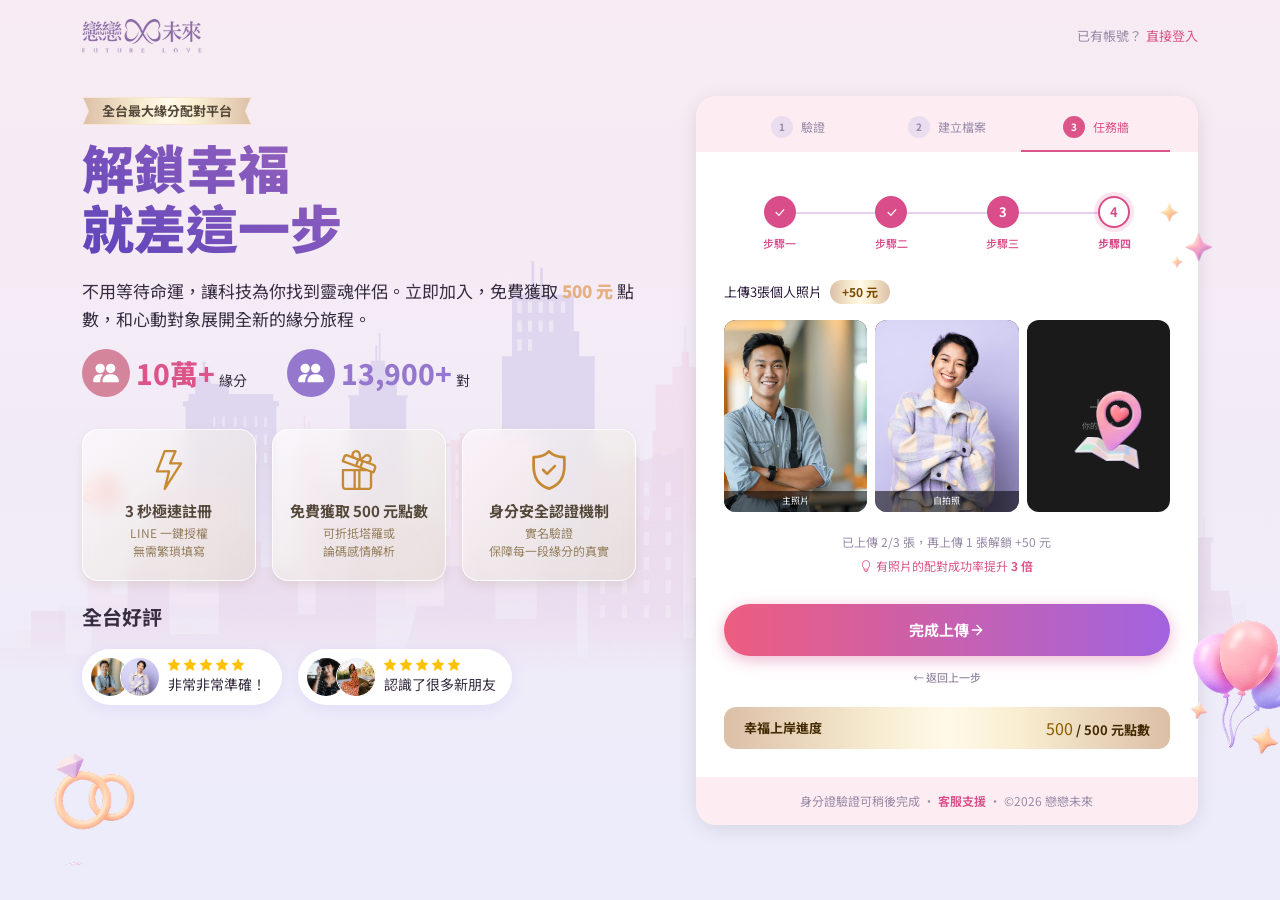
<file: step4.html>
<!doctype html>
<html lang="zh-TW">
  <head>
    <meta charset="UTF-8" />
    <meta name="viewport" content="width=device-width, initial-scale=1.0" />
    <title>任務牆 - 戀戀未來</title>
    <link
      href="https://cdn.jsdelivr.net/npm/bootstrap@5.3.3/dist/css/bootstrap.min.css"
      rel="stylesheet"
    />
    <link
      href="https://cdn.jsdelivr.net/npm/bootstrap-icons@1.11.3/font/bootstrap-icons.min.css"
      rel="stylesheet"
    />
    <link
      href="https://fonts.googleapis.com/css2?family=Noto+Sans+TC:wght@400;500;600;700;900&display=swap"
      rel="stylesheet"
    />
    <link href="css/main.css" rel="stylesheet" />
  </head>
  <body>
    <!-- ── Navbar ── -->
    <nav class="navbar">
      <div class="container">
        <a class="navbar-logo" href="#">
          <img src="./assets/logo.png" alt="" />
        </a>
        <p class="navbar-action">已有帳號？<a href="" class="">直接登入</a></p>
      </div>
    </nav>

    <!-- ── Main Layout ── -->
    <main class="register-layout">
      <div class="container">
        <!-- Left: Hero Panel -->
        <aside class="register-hero d-md-block d-none">
          <div class="hero">
            <!-- Platform badge -->
            <span class="hero-badge">全台最大緣分配對平台</span>

            <!-- Main heading -->
            <h1 class="hero-title">解鎖幸福<br />就差這一步</h1>

            <!-- Description -->
            <p class="hero-desc">
              不用等待命運，讓科技為你找到靈魂伴侶。立即加入，免費獲取<span
                class="highlight"
              >
                500 元</span
              >
              點數，和心動對象展開全新的緣分旅程。
            </p>

            <!-- Stats -->
            <div class="hero-stats">
              <div class="hero-stat hero-stat-primary">
                <div class="hero-stat-icon">
                  <img src="./assets/people.svg" alt="" />
                </div>
                <div class="d-flex align-items-end gap-1">
                  <span class="hero-stat-number">10萬+</span>
                  <span class="hero-stat-label">緣分</span>
                </div>
              </div>
              <div class="hero-stat hero-stat-secondary">
                <div class="hero-stat-icon">
                  <img src="./assets/people.svg" alt="" />
                </div>
                <div class="d-flex align-items-end gap-1">
                  <span class="hero-stat-number">13,900+</span>
                  <span class="hero-stat-label">對</span>
                </div>
              </div>
            </div>

            <!-- Benefits -->
            <div class="hero-benefits">
              <div class="row">
                <div class="col-4">
                  <div class="hero-benefit">
                    <img
                      class="hero-benefit-icon"
                      src="./assets/light.svg"
                      alt=""
                    />
                    <h2 class="hero-benefit-title">3 秒極速註冊</h2>
                    <p class="hero-benefit-desc">
                      LINE 一鍵授權<br />無需繁瑣填寫
                    </p>
                  </div>
                </div>
                <div class="col-4">
                  <div class="hero-benefit">
                    <img
                      class="hero-benefit-icon"
                      src="./assets/gift.svg"
                      alt=""
                    />
                    <h2 class="hero-benefit-title">免費獲取 500 元點數</h2>
                    <p class="hero-benefit-desc">
                      可折抵塔羅或<br>論碼感情解析
                    </p>
                  </div>
                </div>
                <div class="col-4">
                  <div class="hero-benefit">
                    <img
                      class="hero-benefit-icon"
                      src="./assets/safe.svg"
                      alt=""
                    />
                    <h2 class="hero-benefit-title">身分安全認證機制</h2>
                    <p class="hero-benefit-desc">
                      實名驗證<br />保障每一段緣分的真實
                    </p>
                  </div>
                </div>
              </div>
            </div>

            <!-- Rating -->
            <div class="hero-rating">
              <h3>全台好評</h3>
              <div class="hero-rating-wrapper">
                <div class="hero-rating-item">
                  <div class="hero-rating-avatars">
                    <div class="hero-rating-avatar">
                      <img src="./assets/avatar-1.jpg" alt="" />
                    </div>
                    <div class="hero-rating-avatar">
                      <img src="./assets/avatar-2.jpg" alt="" />
                    </div>
                  </div>
                  <div class="hero-rating-inner">
                    <div class="hero-rating-stars">
                      <img src="./assets/star.svg" alt="" />
                      <img src="./assets/star.svg" alt="" />
                      <img src="./assets/star.svg" alt="" />
                      <img src="./assets/star.svg" alt="" />
                      <img src="./assets/star.svg" alt="" />
                    </div>
                    <p>非常非常準確！</p>
                  </div>
                </div>
                <div class="hero-rating-item">
                  <div class="hero-rating-avatars">
                    <div class="hero-rating-avatar">
                      <img src="./assets/avatar-3.jpg" alt="" />
                    </div>
                    <div class="hero-rating-avatar">
                      <img src="./assets/avatar-4.jpg" alt="" />
                    </div>
                  </div>
                  <div class="hero-rating-inner">
                    <div class="hero-rating-stars">
                      <img src="./assets/star.svg" alt="" />
                      <img src="./assets/star.svg" alt="" />
                      <img src="./assets/star.svg" alt="" />
                      <img src="./assets/star.svg" alt="" />
                      <img src="./assets/star.svg" alt="" />
                    </div>
                    <p>認識了很多新朋友</p>
                  </div>
                </div>
              </div>
            </div>
          </div>
        </aside>

        <!-- Right: Task Wall -->
        <section class="register-panel">
          <div class="register-card">
            <div class="register-step">
              <div class="row">
                <div class="col-4">
                  <a href="index.html" class="register-step-item">
                    <span>1</span>
                    <p>驗證</p>
                  </a>
                </div>
                <div class="col-4">
                  <a href="step2.html" class="register-step-item">
                    <span>2</span>
                    <p>建立檔案</p>
                  </a>
                </div>
                <div class="col-4">
                  <a href="" class="register-step-item active">
                    <span>3</span>
                    <p>任務牆</p>
                  </a>
                </div>
              </div>
            </div>

            <div class="register-card-body">
              <!-- Step indicator -->
              <div class="step-indicator">
                <div class="step-indicator-item step-indicator-item--done">
                  <div class="step-indicator-circle">
                    <i class="bi bi-check-lg" style="font-size: 13px"></i>
                  </div>
                  <span class="step-indicator-label">步驟一</span>
                </div>
                <div class="step-indicator-item step-indicator-item--done">
                  <div class="step-indicator-circle">
                    <i class="bi bi-check-lg" style="font-size: 13px"></i>
                  </div>
                  <span class="step-indicator-label">步驟二</span>
                </div>
                <div class="step-indicator-item step-indicator-item--done">
                  <div class="step-indicator-circle">3</div>
                  <span class="step-indicator-label">步驟三</span>
                </div>
                <div class="step-indicator-item step-indicator-item--active">
                  <div class="step-indicator-circle">4</div>
                  <span class="step-indicator-label">步驟四</span>
                </div>
              </div>

              <div class="d-flex align-items-center gap-2">
                <p style="font-size: 13px">上傳3張個人照片</p>
                <p class="point">+50 元</p>
              </div>

              <div class="upload-photo">
                <div class="row">
                  <div class="col-4">
                    <div class="upload-photo-item uploaded">
                      <img src="./assets/avatar-1.jpg" alt="" />
                      <p>主照片</p>
                      <input type="file" />
                    </div>
                  </div>
                  <div class="col-4">
                    <div class="upload-photo-item uploaded">
                      <img src="./assets/avatar-2.jpg" alt="" />
                      <p>自拍照</p>
                      <input type="file" />
                    </div>
                  </div>
                  <div class="col-4">
                    <div class="upload-photo-item default">
                      <div class="upload-photo-item-wrapper">
                        <img src="./assets/＋.svg" alt="" />
                        <p>你的生活</p>
                      </div>
                      <input type="file" />
                    </div>
                  </div>
                </div>
                <p>已上傳 2/3 張，再上傳 1 張解鎖 +50 元</p>
                <div
                  class="gap-1 d-flex align-items-center justify-content-center"
                >
                  <img style="width: 12px" src="./assets/bulb.svg" alt="" />
                  <span style="color: #dc5589; font-size: 12px"
                    >有照片的配對成功率提升<strong> 3 倍</strong></span
                  >
                </div>
              </div>

              <!-- Submit -->
              <a href="success.html" class="btn-cta btn-cta--primary mt-2">
                完成上傳 <img src="./assets/arrow-right.svg" />
              </a>
              <a href="./step3.html" class="btn-back">← 返回上一步</a>

              <div class="get-point">
                <p>幸福上岸進度</p>
                <p><span class="current">500</span> / 500 元點數</p>
              </div>
            </div>
            <!-- Card footer -->
            <div class="register-card-footer">
              <span>身分證驗證可稍後完成 ·</span>
              <a href="#">客服支援 </a>
              <span class="separator">·</span>
              <span>©2026 戀戀未來</span>
            </div>
          </div>
        </section>
      </div>
      <img class="deco deco-1" src="./assets/decoration-1.png" alt="" />
      <img class="deco deco-2" src="./assets/decoration-2.png" alt="" />
      <img class="deco deco-3" src="./assets/decoration-3.png" alt="" />
      <img class="deco deco-4" src="./assets/decoration-4.png" alt="" />
      <img class="deco deco-5" src="./assets/decoration-5.png" alt="" />
      <img class="deco deco-6" src="./assets/decoration-6.png" alt="" />
    </main>

    <script src="https://cdn.jsdelivr.net/npm/bootstrap@5.3.3/dist/js/bootstrap.bundle.min.js"></script>
    <script src="./js/main.js"></script>
  </body>
</html>
</file>
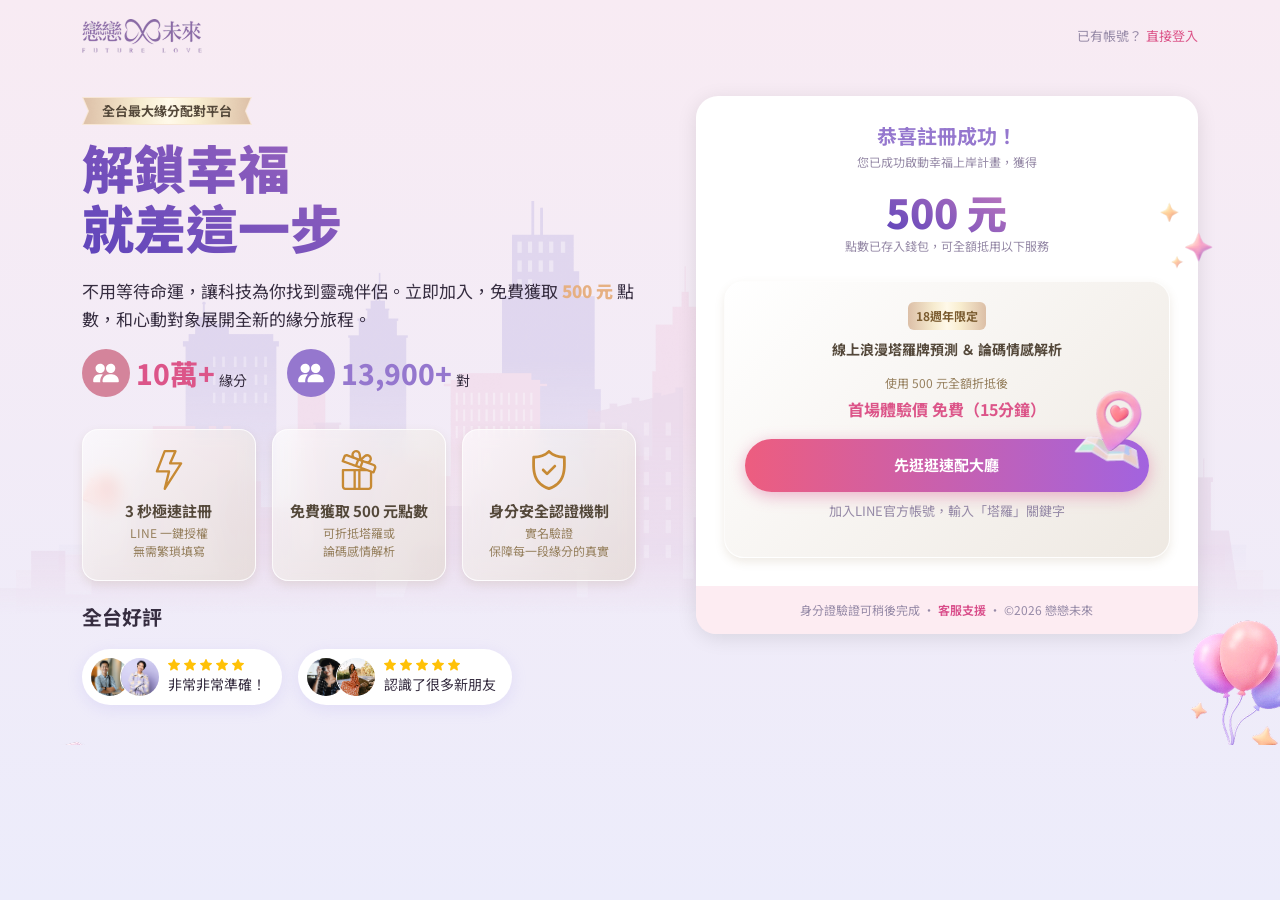
<file: success.html>
<!doctype html>
<html lang="zh-TW">
  <head>
    <meta charset="UTF-8" />
    <meta name="viewport" content="width=device-width, initial-scale=1.0" />
    <title>恭喜註冊成功 - 戀戀未來</title>
    <link
      href="https://cdn.jsdelivr.net/npm/bootstrap@5.3.3/dist/css/bootstrap.min.css"
      rel="stylesheet"
    />
    <link
      href="https://cdn.jsdelivr.net/npm/bootstrap-icons@1.11.3/font/bootstrap-icons.min.css"
      rel="stylesheet"
    />
    <link
      href="https://fonts.googleapis.com/css2?family=Noto+Sans+TC:wght@400;500;600;700;900&display=swap"
      rel="stylesheet"
    />
    <link href="css/main.css" rel="stylesheet" />
  </head>
  <body>
    <!-- ── Navbar ── -->
    <nav class="navbar">
      <div class="container">
        <a class="navbar-logo" href="#">
          <img src="./assets/logo.png" alt="" />
        </a>
        <p class="navbar-action">已有帳號？<a href="" class="">直接登入</a></p>
      </div>
    </nav>

    <!-- ── Main Layout ── -->
    <main class="register-layout">
      <div class="container">
        <!-- Left: Hero Panel -->
        <aside class="register-hero d-md-block d-none">
          <div class="hero">
            <!-- Platform badge -->
            <span class="hero-badge">全台最大緣分配對平台</span>

            <!-- Main heading -->
            <h1 class="hero-title">解鎖幸福<br />就差這一步</h1>

            <!-- Description -->
            <p class="hero-desc">
              不用等待命運，讓科技為你找到靈魂伴侶。立即加入，免費獲取<span
                class="highlight"
              >
                500 元</span
              >
              點數，和心動對象展開全新的緣分旅程。
            </p>

            <!-- Stats -->
            <div class="hero-stats">
              <div class="hero-stat hero-stat-primary">
                <div class="hero-stat-icon">
                  <img src="./assets/people.svg" alt="" />
                </div>
                <div class="d-flex align-items-end gap-1">
                  <span class="hero-stat-number">10萬+</span>
                  <span class="hero-stat-label">緣分</span>
                </div>
              </div>
              <div class="hero-stat hero-stat-secondary">
                <div class="hero-stat-icon">
                  <img src="./assets/people.svg" alt="" />
                </div>
                <div class="d-flex align-items-end gap-1">
                  <span class="hero-stat-number">13,900+</span>
                  <span class="hero-stat-label">對</span>
                </div>
              </div>
            </div>

            <!-- Benefits -->
            <div class="hero-benefits">
              <div class="row">
                <div class="col-4">
                  <div class="hero-benefit">
                    <img
                      class="hero-benefit-icon"
                      src="./assets/light.svg"
                      alt=""
                    />
                    <h2 class="hero-benefit-title">3 秒極速註冊</h2>
                    <p class="hero-benefit-desc">
                      LINE 一鍵授權<br />無需繁瑣填寫
                    </p>
                  </div>
                </div>
                <div class="col-4">
                  <div class="hero-benefit">
                    <img
                      class="hero-benefit-icon"
                      src="./assets/gift.svg"
                      alt=""
                    />
                    <h2 class="hero-benefit-title">免費獲取 500 元點數</h2>
                    <p class="hero-benefit-desc">
                      可折抵塔羅或<br>論碼感情解析
                    </p>
                  </div>
                </div>
                <div class="col-4">
                  <div class="hero-benefit">
                    <img
                      class="hero-benefit-icon"
                      src="./assets/safe.svg"
                      alt=""
                    />
                    <h2 class="hero-benefit-title">身分安全認證機制</h2>
                    <p class="hero-benefit-desc">
                      實名驗證<br />保障每一段緣分的真實
                    </p>
                  </div>
                </div>
              </div>
            </div>

            <!-- Rating -->
            <div class="hero-rating">
              <h3>全台好評</h3>
              <div class="hero-rating-wrapper">
                <div class="hero-rating-item">
                  <div class="hero-rating-avatars">
                    <div class="hero-rating-avatar">
                      <img src="./assets/avatar-1.jpg" alt="" />
                    </div>
                    <div class="hero-rating-avatar">
                      <img src="./assets/avatar-2.jpg" alt="" />
                    </div>
                  </div>
                  <div class="hero-rating-inner">
                    <div class="hero-rating-stars">
                      <img src="./assets/star.svg" alt="" />
                      <img src="./assets/star.svg" alt="" />
                      <img src="./assets/star.svg" alt="" />
                      <img src="./assets/star.svg" alt="" />
                      <img src="./assets/star.svg" alt="" />
                    </div>
                    <p>非常非常準確！</p>
                  </div>
                </div>
                <div class="hero-rating-item">
                  <div class="hero-rating-avatars">
                    <div class="hero-rating-avatar">
                      <img src="./assets/avatar-3.jpg" alt="" />
                    </div>
                    <div class="hero-rating-avatar">
                      <img src="./assets/avatar-4.jpg" alt="" />
                    </div>
                  </div>
                  <div class="hero-rating-inner">
                    <div class="hero-rating-stars">
                      <img src="./assets/star.svg" alt="" />
                      <img src="./assets/star.svg" alt="" />
                      <img src="./assets/star.svg" alt="" />
                      <img src="./assets/star.svg" alt="" />
                      <img src="./assets/star.svg" alt="" />
                    </div>
                    <p>認識了很多新朋友</p>
                  </div>
                </div>
              </div>
            </div>
          </div>
        </aside>

        <!-- Right: Success Card -->
        <section class="register-panel">
          <div class="register-card">
            <div class="register-card-body">
              <!-- Header -->
              <div class="success-card-header">
                <h2 class="success-card-title">恭喜註冊成功！</h2>
                <p class="success-card-subtitle">
                  您已成功啟動幸福上岸計畫，獲得
                </p>
                <h3>500 元</h3>
                <p class="success-card-subtitle">點數已存入錢包，可全額抵用以下服務</p>
              </div>

              <!-- Voucher -->
              <div class="voucher">
                <div class="voucher-label">18週年限定</div>
                <p style="color:#54483A;font-size: 14px;font-weight: 700;margin-bottom: 12px;">線上浪漫塔羅牌預測 ＆ 論碼情感解析</p>
                <p style="color: #96805E; font-size: 12px; margin-bottom: 4px;">使用 500 元全額折抵後</p>
                <p style="color: #DC5589; font-size: 16px; font-weight: 700;">首場體驗價 免費（15分鐘）</p>
                
              <a href="" class="btn-cta btn-cta--primary">先逛逛速配大廳</a>
              <p class="mt-2 font-remark">加入LINE官方帳號，輸入「塔羅」關鍵字</p>
              </div>


            </div>
              <!-- Card footer -->
            <div class="register-card-footer">
              <span>身分證驗證可稍後完成 ·</span>
              <a href="#">客服支援 </a>
              <span class="separator">·</span>
              <span>©2026 戀戀未來</span>
            </div>
          </div>
        </section>
      </div>
      <img class="deco deco-1" src="./assets/decoration-1.png" alt="" />
      <img class="deco deco-2" src="./assets/decoration-2.png" alt="" />
      <img class="deco deco-3" src="./assets/decoration-3.png" alt="" />
      <img class="deco deco-4" src="./assets/decoration-4.png" alt="" />
      <img class="deco deco-5" src="./assets/decoration-5.png" alt="" />
      <img class="deco deco-6" src="./assets/decoration-6.png" alt="" />
    </main>

    <script src="https://cdn.jsdelivr.net/npm/bootstrap@5.3.3/dist/js/bootstrap.bundle.min.js"></script>
    <script src="./js/main.js"></script>
  </body>
</html>
</file>
<file: css/main.css>
*,
*::before,
*::after {
  -webkit-box-sizing: border-box;
          box-sizing: border-box;
}

html {
  scroll-behavior: smooth;
}

body {
  font-family: "Noto Sans TC", "PingFang TC", "Microsoft JhengHei", sans-serif;
  font-size: 15px;
  color: #2C1A3A;
  background: -webkit-gradient(linear, left top, left bottom, from(#F8EBF3), to(#ECECFB));
  background: linear-gradient(to bottom, #F8EBF3 0%, #ECECFB 100%);
  min-height: 100vh;
  line-height: 1.65;
  -webkit-font-smoothing: antialiased;
}

a {
  color: #D94D8A;
  text-decoration: none;
  -webkit-transition: all 0.3s ease;
  transition: all 0.3s ease;
}

a:hover {
  opacity: 0.7;
}

img {
  max-width: 100%;
  height: auto;
}

h1, h2, h3, h4, h5, h6 {
  font-weight: 700;
  line-height: 1.2;
  color: #2C1A3A;
}

.point {
  padding: 2px 12px;
  border-radius: 100px;
  background: -webkit-gradient(linear, left top, right top, from(#DCBFA7), color-stop(33%, #F6EBCF), color-stop(50%, #FFF9E9), color-stop(67%, #F8EDCF), to(#DCBFA7));
  background: linear-gradient(to right, #DCBFA7 0%, #F6EBCF 33%, #FFF9E9 50%, #F8EDCF 67%, #DCBFA7 100%);
  color: #7A4800;
  font-weight: 700;
  font-size: 12px;
}

.get-point {
  display: -webkit-box;
  display: -ms-flexbox;
  display: flex;
  -webkit-box-align: center;
      -ms-flex-align: center;
          align-items: center;
  -webkit-box-pack: justify;
      -ms-flex-pack: justify;
          justify-content: space-between;
  padding: 8px 20px;
  border-radius: 12px;
  background: -webkit-gradient(linear, left top, right top, from(#DCBFA7), color-stop(33%, #F6EBCF), color-stop(50%, #FFF9E9), color-stop(67%, #F8EDCF), to(#DCBFA7));
  background: linear-gradient(to right, #DCBFA7 0%, #F6EBCF 33%, #FFF9E9 50%, #F8EDCF 67%, #DCBFA7 100%);
  margin-top: 20px;
}

.get-point p {
  font-size: 13px;
  font-weight: 700;
  color: #412900;
  margin: 0;
}

.get-point p .current {
  font-size: 16px;
  font-weight: normal;
  color: #8A5C00;
}

.side-menu {
  position: fixed;
  padding: 8px;
  background-color: #fff;
  border-radius: 12px 0 0 12px;
  -webkit-box-shadow: 0 4px 15px rgba(0, 0, 0, 0.1);
          box-shadow: 0 4px 15px rgba(0, 0, 0, 0.1);
  top: 50%;
  right: 0;
  -webkit-transform: translateY(-50%);
          transform: translateY(-50%);
}

.side-menu a {
  display: -webkit-box;
  display: -ms-flexbox;
  display: flex;
  -webkit-box-orient: vertical;
  -webkit-box-direction: normal;
      -ms-flex-direction: column;
          flex-direction: column;
  width: 70px;
  height: 70px;
  -webkit-box-align: center;
      -ms-flex-align: center;
          align-items: center;
  -webkit-box-pack: center;
      -ms-flex-pack: center;
          justify-content: center;
  gap: 4px;
  border-bottom: 1px solid #EEEEEE;
}

.side-menu a img {
  width: 36px;
}

.side-menu a span {
  font-size: 10px;
  color: #968AA7;
}

.side-menu a:last-child {
  border: 0;
}

@media screen and (max-width: 767px) {
  .side-menu {
    top: inherit;
    -webkit-transform: none;
            transform: none;
    bottom: 0;
    border-radius: 12px 12px 0 0;
    display: -webkit-box;
    display: -ms-flexbox;
    display: flex;
    width: 100%;
  }
  .side-menu a {
    width: 20%;
    height: 56px;
    border-right: 1px solid #EEEEEE;
    border-bottom: 0;
  }
  .side-menu a img {
    width: 28px;
  }
}

.font-remark {
  font-size: 13px;
  color: #968AA7;
}

.register-layout {
  padding: 24px 0 40px;
  background-image: url(../assets/houses.png);
  background-size: 100%;
  background-position: center;
  background-repeat: no-repeat;
  position: relative;
  overflow: hidden;
}

.register-layout .container {
  display: -webkit-box;
  display: -ms-flexbox;
  display: flex;
  max-width: 1140px;
}

@media screen and (max-width: 767px) {
  .register-layout .container {
    -webkit-box-orient: vertical;
    -webkit-box-direction: normal;
        -ms-flex-direction: column;
            flex-direction: column;
  }
}

.deco {
  position: absolute;
  -webkit-filter: drop-shadow(0 4px 15px rgba(0, 0, 0, 0.1)) .deco-1;
          filter: drop-shadow(0 4px 15px rgba(0, 0, 0, 0.1)) .deco-1;
  filter-width: 8.54%;
  filter-top: 8.13vw;
  filter-left: 2.36vw;
}

.deco-2 {
  width: 6.43%;
  top: 29.44vw;
  left: 5vw;
}

.deco-3 {
  width: 8.54%;
  top: 51.81vw;
  left: 3.06vw;
}

.deco-4 {
  width: 5.69%;
  top: 9.17vw;
  right: 4.58vw;
}

.deco-5 {
  width: 7.36%;
  top: 23.61vw;
  right: 9.51vw;
}

.deco-6 {
  width: 9.38%;
  top: 41.88vw;
  right: -1.18vw;
}

@media screen and (max-width: 767px) {
  .deco {
    display: none;
  }
  .deco-1 {
    width: 24%;
  }
  .deco-2 {
    width: 18%;
  }
  .deco-3 {
    width: 24%;
  }
  .deco-4 {
    width: 15%;
  }
  .deco-5 {
    width: 21%;
  }
  .deco-6 {
    width: 27%;
  }
}

.register-hero {
  width: 55%;
  padding-right: 60px;
}

@media screen and (max-width: 767px) {
  .register-hero {
    width: 100%;
    padding: 0;
    margin-bottom: 40px;
  }
}

.register-panel {
  width: 45%;
}

@media screen and (max-width: 767px) {
  .register-panel {
    width: 100%;
  }
}

.navbar {
  -webkit-transition: all 0.3s ease;
  transition: all 0.3s ease;
  height: 72px;
  position: -webkit-sticky;
  position: sticky;
  top: 0;
  z-index: 10;
}

.navbar .container {
  display: -webkit-box;
  display: -ms-flexbox;
  display: flex;
  -webkit-box-align: center;
      -ms-flex-align: center;
          align-items: center;
  -webkit-box-pack: justify;
      -ms-flex-pack: justify;
          justify-content: space-between;
  height: 100%;
}

.navbar-logo {
  display: block;
  width: 120px;
}

.navbar-logo > img {
  width: 100%;
}

.navbar-action {
  display: -webkit-box;
  display: -ms-flexbox;
  display: flex;
  -webkit-box-align: center;
      -ms-flex-align: center;
          align-items: center;
  gap: 4px;
  margin: 0;
  font-size: 13px;
  color: #968AA7;
}

.navbar-action a {
  color: #DC5589;
}

.navbar.scrolldown {
  background-color: #F8EBF3;
}

.hero {
  position: relative;
  z-index: 1;
  width: 100%;
}

.hero-badge {
  padding: 4px 20px;
  font-size: 13px;
  font-weight: 700;
  color: #54483A;
  background-image: url(../assets/title-bg.png);
  background-size: contain;
  background-position: center;
  background-repeat: no-repeat;
  margin-bottom: 12px;
  display: block;
  width: -webkit-fit-content;
  width: -moz-fit-content;
  width: fit-content;
}

.hero-title {
  font-size: 52px;
  font-weight: 900;
  line-height: 1.15;
  color: #2C1A3A;
  margin-bottom: 20px;
  background: linear-gradient(30deg, #5e44bb 0%, #bf78be 100%);
  background-clip: text;
  -webkit-background-clip: text;
  color: transparent;
}

.hero-desc {
  font-size: 17px;
  margin-bottom: 16px;
  color: #362D40;
}

.hero-desc .highlight {
  color: #E6B082;
  font-weight: 900;
}

.hero-stats {
  display: -webkit-box;
  display: -ms-flexbox;
  display: flex;
  -webkit-box-align: center;
      -ms-flex-align: center;
          align-items: center;
  gap: 40px;
  margin-bottom: 32px;
}

.hero-stat {
  display: -webkit-box;
  display: -ms-flexbox;
  display: flex;
  -webkit-box-align: center;
      -ms-flex-align: center;
          align-items: center;
  gap: 6px;
}

.hero-stat-icon {
  width: 48px;
  height: 48px;
  border-radius: 50%;
  display: -webkit-box;
  display: -ms-flexbox;
  display: flex;
  -webkit-box-align: center;
      -ms-flex-align: center;
          align-items: center;
  -webkit-box-pack: center;
      -ms-flex-pack: center;
          justify-content: center;
}

.hero-stat-icon img {
  width: 28px;
}

.hero-stat-number {
  font-size: 28px;
  font-weight: 800;
  line-height: 1;
}

.hero-stat-label {
  font-size: 14px;
  color: #362D40;
  line-height: 1;
}

.hero-stat-primary .hero-stat-icon {
  background-color: #D4849B;
}

.hero-stat-primary .hero-stat-number {
  color: #DC5589;
}

.hero-stat-secondary .hero-stat-icon {
  background-color: #9577CE;
}

.hero-stat-secondary .hero-stat-number {
  color: #9577CE;
}

.hero-benefits {
  width: 100%;
  margin-bottom: 24px;
}

.hero-benefits .row {
  margin-left: -8px;
  margin-right: -8px;
}

.hero-benefits .row > div {
  padding-left: 8px;
  padding-right: 8px;
}

.hero-benefit {
  background: linear-gradient(-45deg, rgba(227, 218, 207, 0.6) 0%, rgba(255, 255, 255, 0.6) 100%);
  -webkit-backdrop-filter: blur(8px);
          backdrop-filter: blur(8px);
  border: 1px solid rgba(255, 255, 255, 0.8);
  border-radius: 16px;
  padding: 20px 12px;
  text-align: center;
  -webkit-box-flex: 1;
      -ms-flex: 1;
          flex: 1;
  -webkit-transition: all 0.3s ease;
  transition: all 0.3s ease;
  -webkit-box-shadow: 0 4px 10px rgba(153, 133, 94, 0.16);
          box-shadow: 0 4px 10px rgba(153, 133, 94, 0.16);
  display: -webkit-box;
  display: -ms-flexbox;
  display: flex;
  -webkit-box-orient: vertical;
  -webkit-box-direction: normal;
      -ms-flex-direction: column;
          flex-direction: column;
  -webkit-box-align: center;
      -ms-flex-align: center;
          align-items: center;
}

.hero-benefit:hover {
  -webkit-transform: translateY(-2px);
          transform: translateY(-2px);
}

.hero-benefit-icon {
  font-size: 40px;
  margin-bottom: 12px;
  display: block;
}

.hero-benefit-title {
  font-size: 15px;
  font-weight: 700;
  color: #54483A;
  margin-bottom: 4px;
}

.hero-benefit-desc {
  font-size: 12px;
  color: #96805E;
  line-height: 1.5;
  margin: 0;
}

.hero-rating h3 {
  font-size: 20px;
  font-weight: 700;
  color: #362D40;
  margin-bottom: 20px;
}

.hero-rating-wrapper {
  display: -webkit-box;
  display: -ms-flexbox;
  display: flex;
  gap: 16px;
}

.hero-rating-item {
  border-radius: 100px;
  background-color: #fff;
  padding: 8px 16px 8px 8px;
  -webkit-box-shadow: 0 4px 15px rgba(170, 158, 242, 0.2);
          box-shadow: 0 4px 15px rgba(170, 158, 242, 0.2);
  display: -webkit-box;
  display: -ms-flexbox;
  display: flex;
  -webkit-box-align: center;
      -ms-flex-align: center;
          align-items: center;
  gap: 8px;
}

.hero-rating-avatars {
  display: -webkit-box;
  display: -ms-flexbox;
  display: flex;
}

.hero-rating-avatar {
  width: 40px;
  height: 40px;
  border-radius: 50%;
  position: relative;
  border: 1px solid #fff;
  overflow: hidden;
}

.hero-rating-avatar > img {
  position: absolute;
  width: 100%;
  height: 100%;
  -o-object-fit: cover;
     object-fit: cover;
  top: 0;
  left: 0;
}

.hero-rating-avatar:nth-child(2) {
  margin-left: -10px;
}

.hero-rating-stars {
  display: -webkit-box;
  display: -ms-flexbox;
  display: flex;
  gap: 4px;
  margin-bottom: 2px;
}

.hero-rating-stars > img {
  width: 12px;
}

.hero-rating-inner p {
  font-size: 14px;
  margin: 0;
  color: #362D40;
}

@media screen and (max-width: 767px) {
  .hero-title {
    margin: 0;
  }
  .hero-stats {
    gap: 16px;
  }
  .hero-stats-number {
    font-size: 22px;
  }
  .hero-stat-icon {
    width: 32px;
    height: 32px;
  }
  .hero-stat-icon img {
    width: 16px;
  }
  .hero-benefits .row {
    margin-left: -4px;
    margin-right: -4px;
  }
  .hero-benefits .row > div {
    padding-left: 4px;
    padding-right: 4px;
  }
  .hero-benefit {
    padding: 12px 8px;
    height: 100%;
  }
  .hero-benefit-desc {
    font-size: 10px;
  }
  .hero-desc {
    font-size: 14px;
  }
  .hero-rating h3 {
    margin-bottom: 12px;
  }
  .hero-rating-wrapper {
    -webkit-box-orient: vertical;
    -webkit-box-direction: normal;
        -ms-flex-direction: column;
            flex-direction: column;
    gap: 12px;
  }
}

.btn-social {
  display: -webkit-inline-box;
  display: -ms-inline-flexbox;
  display: inline-flex;
  -webkit-box-align: center;
      -ms-flex-align: center;
          align-items: center;
  -webkit-box-pack: center;
      -ms-flex-pack: center;
          justify-content: center;
  gap: 8px;
  width: 100%;
  padding: 16px 20px;
  border-radius: 9999px;
  font-size: 16px;
  font-weight: 700;
  border: none;
  cursor: pointer;
  -webkit-transition: all 0.3s ease;
  transition: all 0.3s ease;
  text-decoration: none;
}

.btn-social > img {
  width: 18px;
}

.btn-social--line {
  color: #FFFFFF;
  background: -webkit-gradient(linear, left top, right top, from(#67CC92), to(#B1D17D));
  background: linear-gradient(to right, #67CC92 0%, #B1D17D 100%);
}

.btn-social--line:hover {
  background-color: #05A847;
  color: #FFFFFF;
  -webkit-transform: translateY(-1px);
          transform: translateY(-1px);
  -webkit-box-shadow: 0 4px 12px rgba(6, 199, 85, 0.35);
          box-shadow: 0 4px 12px rgba(6, 199, 85, 0.35);
}

.btn-social--line:active {
  -webkit-transform: translateY(0);
          transform: translateY(0);
}

.btn-social--google {
  background-color: #FFFFFF;
  color: #2C1A3A;
  border: 1.5px solid #E5D0F0;
}

.btn-social--google:hover {
  background-color: #EDE6F5;
  border-color: #F8D0E6;
  -webkit-transform: translateY(-1px);
          transform: translateY(-1px);
}

.btn-cta {
  display: -webkit-inline-box;
  display: -ms-inline-flexbox;
  display: inline-flex;
  -webkit-box-align: center;
      -ms-flex-align: center;
          align-items: center;
  -webkit-box-pack: center;
      -ms-flex-pack: center;
          justify-content: center;
  width: 100%;
  padding: 14px 24px;
  border-radius: 9999px;
  font-size: 15px;
  font-weight: 700;
  font-family: "Noto Sans TC", "PingFang TC", "Microsoft JhengHei", sans-serif;
  border: none;
  cursor: pointer;
  -webkit-transition: all 0.3s ease;
  transition: all 0.3s ease;
  text-decoration: none;
}

.btn-cta--primary {
  background: -webkit-gradient(linear, left top, right top, from(#ED5D7F), to(#A263DF));
  background: linear-gradient(to right, #ED5D7F 0%, #A263DF 100%);
  color: #FFFFFF;
  -webkit-box-shadow: 0 4px 16px rgba(217, 77, 138, 0.4);
          box-shadow: 0 4px 16px rgba(217, 77, 138, 0.4);
}

.btn-cta--primary > img {
  width: 16px;
}

.btn-cta--primary:hover {
  background: linear-gradient(135deg, #C23D78, #D94D8A);
  -webkit-transform: translateY(-2px);
          transform: translateY(-2px);
  -webkit-box-shadow: 0 6px 20px rgba(217, 77, 138, 0.5);
          box-shadow: 0 6px 20px rgba(217, 77, 138, 0.5);
  color: #FFFFFF;
}

.btn-cta--primary:active {
  -webkit-transform: translateY(0);
          transform: translateY(0);
  -webkit-box-shadow: 0 4px 16px rgba(217, 77, 138, 0.4);
          box-shadow: 0 4px 16px rgba(217, 77, 138, 0.4);
}

.btn-cta--primary:disabled {
  opacity: 0.6;
  cursor: not-allowed;
  -webkit-transform: none;
          transform: none;
}

.btn-cta--gold {
  background: -webkit-gradient(linear, left top, right top, from(#DCBFA7), color-stop(33%, #F6EBCF), color-stop(50%, #FFF9E9), color-stop(67%, #F8EDCF), to(#DCBFA7));
  background: linear-gradient(to right, #DCBFA7 0%, #F6EBCF 33%, #FFF9E9 50%, #F8EDCF 67%, #DCBFA7 100%);
  color: #FFFFFF;
  -webkit-box-shadow: 0 4px 16px rgba(217, 77, 138, 0.4);
          box-shadow: 0 4px 16px rgba(217, 77, 138, 0.4);
  color: #7A4800;
}

.btn-cta--gold > img {
  width: 16px;
}

.btn-cta--outline {
  background: transparent;
  color: #D94D8A;
  border: 2px solid #D94D8A;
}

.btn-cta--outline:hover {
  background: #FEF8FB;
  color: #C23D78;
}

.btn-cta--line {
  color: #FFFFFF;
  background: -webkit-gradient(linear, left top, right top, from(#67CC92), to(#B1D17D));
  background: linear-gradient(to right, #67CC92 0%, #B1D17D 100%);
}

.btn-cta--line:hover {
  background-color: #05A847;
  color: #FFFFFF;
  -webkit-transform: translateY(-1px);
          transform: translateY(-1px);
  -webkit-box-shadow: 0 4px 12px rgba(6, 199, 85, 0.35);
          box-shadow: 0 4px 12px rgba(6, 199, 85, 0.35);
}

.btn-verify {
  -ms-flex-negative: 0;
      flex-shrink: 0;
  padding: 12px;
  color: #D94D8A;
  background-color: transparent;
  border: 1.5px solid #DC5589;
  font-size: 12px;
  font-weight: 600;
  font-family: "Noto Sans TC", "PingFang TC", "Microsoft JhengHei", sans-serif;
  cursor: pointer;
  -webkit-transition: all 0.3s ease;
  transition: all 0.3s ease;
  white-space: nowrap;
  height: 55px;
  border-radius: 16px;
}

.btn-verify:hover {
  background-color: #F8D0E6;
  border-color: #F0A0C0;
}

.btn-back {
  display: -webkit-inline-box;
  display: -ms-inline-flexbox;
  display: inline-flex;
  -webkit-box-align: center;
      -ms-flex-align: center;
          align-items: center;
  gap: 6px;
  color: #9B7EB8;
  font-size: 13px;
  font-weight: 500;
  background: none;
  border: none;
  padding: 0;
  cursor: pointer;
  font-family: "Noto Sans TC", "PingFang TC", "Microsoft JhengHei", sans-serif;
  -webkit-transition: all 0.3s ease;
  transition: all 0.3s ease;
  text-decoration: none;
}

.btn-back:hover {
  color: #D94D8A;
}

.btn-tag {
  display: -webkit-inline-box;
  display: -ms-inline-flexbox;
  display: inline-flex;
  -webkit-box-align: center;
      -ms-flex-align: center;
          align-items: center;
  padding: 8px 12px;
  border-radius: 9999px;
  font-size: 12px;
  font-weight: 500;
  color: #362D40;
  border: 1.5px solid #EEEEEE;
  background-color: transparent;
  cursor: pointer;
  -webkit-transition: all 0.3s ease;
  transition: all 0.3s ease;
}

.btn-tag:hover {
  border-color: #F8D0E6;
  color: #D94D8A;
}

.btn-tag--selected {
  background-color: #FCF0F7;
  color: #D94D8A;
  border-color: #F8D0E6;
  font-weight: 600;
}

.btn-back {
  display: block;
  width: -webkit-fit-content;
  width: -moz-fit-content;
  width: fit-content;
  color: #968AA7;
  font-size: 11px;
  margin: 12px auto 0;
}

.interest-tags--maxed .btn-tag:not(.btn-tag--selected) {
  opacity: 0.35;
  cursor: not-allowed;
  pointer-events: none;
}

.btn-outline {
  display: -webkit-box;
  display: -ms-flexbox;
  display: flex;
  padding: 13px;
  border-radius: 100px;
  background-color: #fff;
  border: 1.5px solid #EEEEEE;
  width: 100%;
  margin-top: 24px;
  -webkit-box-pack: center;
      -ms-flex-pack: center;
          justify-content: center;
  font-size: 14px;
  font-weight: 700;
  color: #000;
}

.btn-rounded {
  width: 56px;
  height: 56px;
  display: -webkit-box;
  display: -ms-flexbox;
  display: flex;
  -webkit-box-align: center;
      -ms-flex-align: center;
          align-items: center;
  -webkit-box-pack: center;
      -ms-flex-pack: center;
          justify-content: center;
  font-weight: 700;
  -webkit-box-shadow: 0 4px 16px rgba(217, 77, 138, 0.4);
          box-shadow: 0 4px 16px rgba(217, 77, 138, 0.4);
  line-height: 1.2;
  border-radius: 50%;
}

.form-group {
  margin-bottom: 18px;
}

.form-group--inline {
  display: -webkit-box;
  display: -ms-flexbox;
  display: flex;
  gap: 8px;
  -webkit-box-align: center;
      -ms-flex-align: center;
          align-items: center;
}

.form-group--hidden {
  display: none;
}

.form-group--reveal {
  -webkit-animation: slideDown 0.3s ease forwards;
          animation: slideDown 0.3s ease forwards;
}

.form-label {
  display: block;
  font-size: 12px;
  color: #968AA7;
  margin-bottom: 8px;
}

.form-label > span {
  color: #DC5589;
  margin-left: 4px;
}

.form-input {
  width: 100%;
  padding: 15px;
  background-color: #FDECF2;
  border: 1px solid #EEEEEE;
  border-radius: 16px;
  font-size: 14px;
  color: #362D40;
  outline: none;
  -webkit-transition: all 0.3s ease;
  transition: all 0.3s ease;
  -webkit-box-shadow: inset 0 2px 6px rgba(0, 0, 0, 0.04);
          box-shadow: inset 0 2px 6px rgba(0, 0, 0, 0.04);
  -moz-appearance: none;
       appearance: none;
  -webkit-appearance: none;
}

.form-input::-webkit-input-placeholder {
  color: #B79EA7;
}

.form-input:-ms-input-placeholder {
  color: #B79EA7;
}

.form-input::-ms-input-placeholder {
  color: #B79EA7;
}

.form-input::placeholder {
  color: #B79EA7;
}

.form-input:focus {
  border-color: #F0A0C0;
  background-color: #FFFFFF;
  -webkit-box-shadow: 0 0 0 3px rgba(217, 77, 138, 0.1);
          box-shadow: 0 0 0 3px rgba(217, 77, 138, 0.1);
}

.form-input--error {
  border-color: #E55555;
}

.form-input--error:focus {
  -webkit-box-shadow: 0 0 0 3px rgba(229, 85, 85, 0.15);
          box-shadow: 0 0 0 3px rgba(229, 85, 85, 0.15);
}

.form-select {
  background-image: url("data:image/svg+xml,%3Csvg xmlns='http://www.w3.org/2000/svg' width='12' height='8' viewBox='0 0 12 8'%3E%3Cpath d='M1 1l5 5 5-5' stroke='%239B7EB8' stroke-width='1.5' fill='none' stroke-linecap='round'/%3E%3C/svg%3E");
  background-repeat: no-repeat;
  background-position: right 14px center;
  padding-right: 36px;
  cursor: pointer;
}

.form-check {
  display: -webkit-box;
  display: -ms-flexbox;
  display: flex;
  -webkit-box-align: start;
      -ms-flex-align: start;
          align-items: flex-start;
  gap: 8px;
  margin-bottom: 18px;
}

.form-check-input {
  width: 16px;
  height: 16px;
  -ms-flex-negative: 0;
      flex-shrink: 0;
  margin-top: 2px;
  accent-color: #D94D8A;
  cursor: pointer;
}

.form-check-label {
  font-size: 12px;
  color: #362D40;
  line-height: 1.6;
  cursor: pointer;
}

.form-check-label a {
  color: #D94D8A;
  font-weight: 600;
}

.form-check-label a:hover {
  text-decoration: underline;
}

.form-remark {
  text-align: center;
  margin-top: 12px;
  margin-bottom: 0;
  font-size: 11px;
  color: #968AA7;
}

.form-row {
  display: -ms-grid;
  display: grid;
  -ms-grid-columns: 1fr 1fr;
      grid-template-columns: 1fr 1fr;
  gap: 10px;
}

.form-error {
  font-size: 11px;
  color: #E55555;
  margin-top: 4px;
}

.form-hint {
  font-size: 11px;
  color: #9B7EB8;
  margin-top: 4px;
}

.form-coupon-head {
  display: -webkit-box;
  display: -ms-flexbox;
  display: flex;
  -webkit-box-align: center;
      -ms-flex-align: center;
          align-items: center;
  gap: 8px;
  width: 100%;
  background-color: transparent;
  padding: 0;
  border: 0;
  cursor: pointer;
}

.form-coupon-head p {
  font-size: 13px;
  font-weight: 700;
  margin: 0;
  color: #81579F;
  -webkit-box-flex: 1;
      -ms-flex: 1;
          flex: 1;
  text-align: left;
}

.form-coupon-head.active .form-coupon-arrow {
  -webkit-transform: rotate(180deg);
          transform: rotate(180deg);
}

.form-coupon-icon {
  width: 16px;
}

.form-coupon-arrow {
  width: 16px;
  -webkit-transition: all 0.3s ease;
  transition: all 0.3s ease;
}

.form-coupon .form-group {
  max-height: 0;
  overflow: hidden;
  -webkit-transition: max-height 0.35s ease, padding 0.35s ease, margin-top 0.35s ease;
  transition: max-height 0.35s ease, padding 0.35s ease, margin-top 0.35s ease;
  padding: 0;
  border-radius: 20px;
  border: 1.5px solid transparent;
  margin-top: 0;
}

.form-coupon .form-group.is-open {
  max-height: 300px;
  padding: 20px;
  border-color: #EEEEEE;
  margin-top: 12px;
}

.form-coupon .form-group > span {
  font-size: 12px;
  margin-top: 8px;
  display: block;
  color: #968AA7;
}

.form-coupon .form-group > span .highlight {
  color: #DC5589;
  font-weight: 700;
}

textarea.form-input {
  resize: vertical;
  min-height: 80px;
  line-height: 1.6;
}

@-webkit-keyframes slideDown {
  from {
    opacity: 0;
    -webkit-transform: translateY(-8px);
            transform: translateY(-8px);
  }
  to {
    opacity: 1;
    -webkit-transform: translateY(0);
            transform: translateY(0);
  }
}

@keyframes slideDown {
  from {
    opacity: 0;
    -webkit-transform: translateY(-8px);
            transform: translateY(-8px);
  }
  to {
    opacity: 1;
    -webkit-transform: translateY(0);
            transform: translateY(0);
  }
}

.step-indicator {
  display: -webkit-box;
  display: -ms-flexbox;
  display: flex;
  -webkit-box-align: center;
      -ms-flex-align: center;
          align-items: center;
  -webkit-box-pack: center;
      -ms-flex-pack: center;
          justify-content: center;
  margin-bottom: 28px;
  gap: 0;
  padding-top: 16px;
}

.step-indicator-item {
  display: -webkit-box;
  display: -ms-flexbox;
  display: flex;
  -webkit-box-orient: vertical;
  -webkit-box-direction: normal;
      -ms-flex-direction: column;
          flex-direction: column;
  -webkit-box-align: center;
      -ms-flex-align: center;
          align-items: center;
  position: relative;
  -webkit-box-flex: 1;
      -ms-flex: 1;
          flex: 1;
}

.step-indicator-item:not(:last-child)::after {
  content: '';
  position: absolute;
  top: 16px;
  left: 50%;
  width: 100%;
  height: 2px;
  background-color: #E5D0F0;
  z-index: 0;
  -webkit-transform: translateX(0);
          transform: translateX(0);
}

.step-indicator-item--done .step-indicator-circle {
  background: #D94D8A;
  border-color: #D94D8A;
  color: #FFFFFF;
}

.step-indicator-item--done .step-indicator-label {
  color: #D94D8A;
}

.step-indicator-item--done::after {
  background: #D94D8A;
}

.step-indicator-item--active .step-indicator-circle {
  background: #FFFFFF;
  border-color: #D94D8A;
  color: #D94D8A;
  -webkit-box-shadow: 0 0 0 4px rgba(217, 77, 138, 0.15);
          box-shadow: 0 0 0 4px rgba(217, 77, 138, 0.15);
}

.step-indicator-item--active .step-indicator-label {
  color: #D94D8A;
  font-weight: 700;
}

.step-indicator-circle {
  width: 32px;
  height: 32px;
  border-radius: 50%;
  border: 2px solid #EEEEEE;
  background: #FFFFFF;
  color: #968AA7;
  font-size: 13px;
  font-weight: 700;
  display: -webkit-box;
  display: -ms-flexbox;
  display: flex;
  -webkit-box-align: center;
      -ms-flex-align: center;
          align-items: center;
  -webkit-box-pack: center;
      -ms-flex-pack: center;
          justify-content: center;
  position: relative;
  z-index: 1;
  -webkit-transition: all 0.3s ease;
  transition: all 0.3s ease;
  margin-bottom: 6px;
}

.step-indicator-label {
  font-size: 11px;
  font-weight: 500;
  color: #968AA7;
  white-space: nowrap;
  -webkit-transition: all 0.3s ease;
  transition: all 0.3s ease;
}

.register-step {
  padding: 8px 28px 0;
  border-radius: 20px 20px 0 0;
  background-color: #FDECF2;
}

.register-step .row {
  margin: 0;
}

.register-step .row > div {
  padding: 0;
}

.register-step-item {
  display: -webkit-box;
  display: -ms-flexbox;
  display: flex;
  -webkit-box-align: center;
      -ms-flex-align: center;
          align-items: center;
  -webkit-box-pack: center;
      -ms-flex-pack: center;
          justify-content: center;
  gap: 8px;
  border-bottom: 2px solid transparent;
  padding: 12px 0;
}

.register-step-item span {
  display: block;
  width: 22px;
  height: 22px;
  border-radius: 50%;
  display: -webkit-box;
  display: -ms-flexbox;
  display: flex;
  -webkit-box-align: center;
      -ms-flex-align: center;
          align-items: center;
  -webkit-box-pack: center;
      -ms-flex-pack: center;
          justify-content: center;
  background-color: #EADDEF;
  font-size: 10px;
  font-weight: 700;
  color: #968AA7;
}

.register-step-item p {
  margin: 0;
  font-size: 12px;
  color: #968AA7;
}

.register-step-item.active {
  border-color: #DC5589;
}

.register-step-item.active span {
  background-color: #DC5589;
  color: #fff;
}

.register-step-item.active p {
  color: #DC5589;
}

.register-card {
  border-radius: 22px;
  -webkit-box-shadow: 0 4px 20px rgba(0, 0, 0, 0.1);
          box-shadow: 0 4px 20px rgba(0, 0, 0, 0.1);
  width: 100%;
  background-color: #fff;
}

.register-card-body {
  padding: 28px;
}

.register-card-new {
  display: -webkit-box;
  display: -ms-flexbox;
  display: flex;
  -webkit-box-align: center;
      -ms-flex-align: center;
          align-items: center;
  padding: 10px 14px;
  border-radius: 14px;
  gap: 10px;
  background: -webkit-gradient(linear, left top, right top, from(#DCBFA7), color-stop(33%, #F6EBCF), color-stop(50%, #FFF9E9), color-stop(67%, #F8EDCF), to(#DCBFA7));
  background: linear-gradient(to right, #DCBFA7 0%, #F6EBCF 33%, #FFF9E9 50%, #F8EDCF 67%, #DCBFA7 100%);
  margin-bottom: 12px;
}

.register-card-new > img {
  width: 40px;
}

.register-card-new-wrapper {
  width: calc(100% - 40px - 10px);
}

.register-card-new-wrapper h3 {
  color: #7A4800;
  margin-bottom: 4px;
  font-weight: 700;
  font-size: 15px;
}

.register-card-new-wrapper p {
  margin: 0;
  font-size: 12px;
  color: #A06820;
}

.register-card-title {
  font-size: 22px;
  font-weight: 900;
  color: #000;
  margin-bottom: 4px;
}

.register-card-subtitle {
  font-size: 13px;
  color: #968AA7;
  margin-bottom: 12px;
}

.register-card-footer {
  text-align: center;
  font-size: 12px;
  color: #9B7EB8;
  padding: 14px 24px;
  background-color: #FDECF2;
  border-radius: 0 0 20px 20px;
  color: #968AA7;
}

.register-card-footer a {
  color: #D94D8A;
  font-weight: 600;
}

.register-card-footer a:hover {
  text-decoration: underline;
}

.register-divider {
  margin-top: 16px;
  display: -webkit-box;
  display: -ms-flexbox;
  display: flex;
  -webkit-box-align: center;
      -ms-flex-align: center;
          align-items: center;
  gap: 12px;
  margin: 16px 0;
  color: #968AA7;
  font-size: 12px;
}

.register-divider::before, .register-divider::after {
  content: '';
  -webkit-box-flex: 1;
      -ms-flex: 1;
          flex: 1;
  height: 1px;
  background-color: #EADDEF;
}

.register-form {
  margin-top: 16px;
}

.preference-tabs .row {
  margin-left: -6px;
  margin-right: -6px;
}

.preference-tabs .row > div {
  padding-left: 6px;
  padding-right: 6px;
}

.preference-tabs-item {
  width: 100%;
  text-align: center;
  font-size: 14px;
  font-weight: 700;
  cursor: pointer;
  -webkit-transition: all 0.3s ease;
  transition: all 0.3s ease;
  background-color: #FDECF2;
  border: 1px solid #EEEEEE;
  border-radius: 12px;
  padding: 14px;
  border-radius: 12px;
  color: #968AA7;
}

.preference-tabs-item svg path {
  stroke: #968AA7;
}

.preference-tabs-item--active {
  color: #DC5589;
  -webkit-box-shadow: 0 4px 15px rgba(251, 101, 139, 0.2);
          box-shadow: 0 4px 15px rgba(251, 101, 139, 0.2);
  border-color: #DC5589;
}

.preference-tabs-item--active svg path {
  stroke: #DC5589;
}

.preference-tabs-item:hover:not(.preference-tabs-item--active) {
  color: #5B3F78;
}

.preference-options {
  display: none;
}

.preference-options.active {
  display: block;
}

.preference-options .row {
  margin-left: -6px;
  margin-right: -6px;
}

.preference-options .row > div {
  padding-left: 6px;
  padding-right: 6px;
}

.preference-options-item {
  width: 100%;
  text-align: center;
  font-size: 14px;
  font-weight: 700;
  cursor: pointer;
  -webkit-transition: all 0.3s ease;
  transition: all 0.3s ease;
  background-color: #FDECF2;
  border: 1px solid #EEEEEE;
  border-radius: 12px;
  padding: 14px;
  border-radius: 12px;
  color: #968AA7;
  margin-bottom: 10px;
  text-align: center;
  -webkit-box-orient: vertical;
  -webkit-box-direction: normal;
      -ms-flex-direction: column;
          flex-direction: column;
  display: -webkit-box;
  display: -ms-flexbox;
  display: flex;
  -webkit-box-align: center;
      -ms-flex-align: center;
          align-items: center;
}

.preference-options-item:hover {
  border-color: #F0A0C0;
  background: #FEF8FB;
}

.preference-options-item--selected {
  color: #DC5589;
  -webkit-box-shadow: 0 4px 15px rgba(251, 101, 139, 0.2);
          box-shadow: 0 4px 15px rgba(251, 101, 139, 0.2);
  border-color: #DC5589;
  background-color: #fff;
}

.preference-options-item-icon {
  width: 60px;
}

.preference-options-item-label {
  font-size: 16px;
  font-weight: 600;
  color: #362D40;
}

.preference-options-item-desc {
  font-size: 11px;
  color: #968AA7;
}

.matching {
  text-align: center;
  margin-top: 80px;
}

.matching-animation {
  margin-bottom: 32px;
  overflow: hidden;
}

.matching-animation-wrapper {
  display: -webkit-box;
  display: -ms-flexbox;
  display: flex;
  gap: 24px;
  -webkit-box-align: end;
      -ms-flex-align: end;
          align-items: flex-end;
  -webkit-box-pack: center;
      -ms-flex-pack: center;
          justify-content: center;
  -webkit-transition: all 0.3s ease;
  transition: all 0.3s ease;
  height: 160px;
}

.matching-animation-wrapper img {
  width: 100px;
  opacity: 0.2;
  -webkit-transition: all 0.3s ease;
  transition: all 0.3s ease;
}

.matching-animation-wrapper img.active {
  width: 160px;
  opacity: 1;
}

.matching-success {
  margin-top: 80px;
  display: -webkit-box;
  display: -ms-flexbox;
  display: flex;
  -webkit-box-pack: center;
      -ms-flex-pack: center;
          justify-content: center;
  gap: 28px;
  margin-bottom: 32px;
  position: relative;
}

.matching-success-avatar-pic {
  width: 80px;
  height: 80px;
  border-radius: 50%;
  position: relative;
  background-color: #fff;
  margin-bottom: 5px;
  -webkit-box-shadow: 0 4px 15px rgba(0, 0, 0, 0.1);
          box-shadow: 0 4px 15px rgba(0, 0, 0, 0.1);
  border: 3px solid #fff;
  overflow: hidden;
}

.matching-success-avatar-pic > img {
  position: absolute;
  width: 100%;
  height: 100%;
  -o-object-fit: cover;
     object-fit: cover;
  top: 0;
  left: 0;
}

.matching-success-avatar p {
  text-align: center;
  font-size: 14px;
  font-weight: 700;
  margin: 0;
  color: #362D40;
}

.matching-success-avatar.partner .matching-success-avatar-pic {
  border-color: #DC5589;
}

.matching-success-avatar.partner p {
  color: #DC5589;
}

.matching-success .heart {
  position: absolute;
  width: 68px;
  left: 50%;
  top: 20px;
  -webkit-transform: translateX(-50%);
          transform: translateX(-50%);
}

.matching h3 {
  color: #9577CE;
  font-weight: 700;
  font-size: 20px;
  margin-bottom: 4px;
}

.matching h4 {
  color: #81579F;
  font-size: 28px;
}

.matching p {
  font-size: 12px;
  color: #968AA7;
  margin-bottom: 20px;
}

.matching .btn-outline {
  width: -webkit-fit-content;
  width: -moz-fit-content;
  width: fit-content;
  margin: 0 auto;
  padding: 13px 32px;
}

.matching .matched {
  position: relative;
  z-index: 0;
  width: 140px;
  height: 140px;
  margin: 80px auto 32px;
}

.matching .matched-wrapper {
  width: 100%;
  height: 100%;
  border-radius: 50%;
  background-color: #fff;
  border: 3px solid #DC5589;
  display: -webkit-box;
  display: -ms-flexbox;
  display: flex;
  -webkit-box-align: end;
      -ms-flex-align: end;
          align-items: flex-end;
  -webkit-box-pack: center;
      -ms-flex-pack: center;
          justify-content: center;
  overflow: hidden;
}

.matching .matched-wrapper > img {
  width: 120px;
}

.matching .matched::before, .matching .matched::after {
  position: absolute;
  content: "";
  border-radius: 50%;
  top: 50%;
  left: 50%;
  -webkit-transform: translate(-50%, -50%);
          transform: translate(-50%, -50%);
  z-index: -1;
}

.matching .matched::after {
  width: 156px;
  height: 156px;
  background-color: #f3d3df;
}

.matching .matched::before {
  width: 172px;
  height: 172px;
  background-color: #FDECF2;
}

.register-panel.preference .register-card-body {
  display: none;
  overflow: hidden;
}

.register-panel.preference .register-card-body.active {
  display: block;
}

.task-card {
  background: #FFFFFF;
  border-radius: 22px;
  padding: 32px 36px;
  -webkit-box-shadow: 0 8px 40px rgba(90, 50, 130, 0.12);
          box-shadow: 0 8px 40px rgba(90, 50, 130, 0.12);
  width: 100%;
  max-width: 560px;
}

.task-section {
  margin: 12px 0;
  border-radius: 16px;
  background-color: #fff;
  -webkit-box-shadow: 0 5px 20px rgba(0, 0, 0, 0.1);
          box-shadow: 0 5px 20px rgba(0, 0, 0, 0.1);
  overflow: hidden;
}

.task-section-header {
  display: -webkit-box;
  display: -ms-flexbox;
  display: flex;
  -webkit-box-align: center;
      -ms-flex-align: center;
          align-items: center;
  -webkit-box-pack: justify;
      -ms-flex-pack: justify;
          justify-content: space-between;
  margin-bottom: 0;
  cursor: pointer;
  padding: 16px;
  background-color: #f2e8f3;
  -webkit-user-select: none;
     -moz-user-select: none;
      -ms-user-select: none;
          user-select: none;
}

.task-section-header img {
  -webkit-transition: -webkit-transform 0.3s ease;
  transition: -webkit-transform 0.3s ease;
  transition: transform 0.3s ease;
  transition: transform 0.3s ease, -webkit-transform 0.3s ease;
  width: 12px;
}

.task-section-header.is-open img {
  -webkit-transform: rotate(180deg);
          transform: rotate(180deg);
}

.task-section-title {
  font-size: 16px;
  font-weight: 700;
  color: #362D40;
  margin: 0;
}

.task-section-badge {
  display: -webkit-inline-box;
  display: -ms-inline-flexbox;
  display: inline-flex;
  -webkit-box-align: center;
      -ms-flex-align: center;
          align-items: center;
  padding: 2px 8px;
  border-radius: 9999px;
  font-size: 10px;
  font-weight: 600;
}

.task-section-badge--required {
  background: #f496a4;
  color: #fff;
}

.task-section-badge--optional {
  background: rgba(155, 126, 184, 0.12);
  color: #9B7EB8;
}

.task-section-body {
  max-height: 0;
  overflow: hidden;
  -webkit-transition: max-height 0.35s ease, padding 0.35s ease;
  transition: max-height 0.35s ease, padding 0.35s ease;
  padding: 0 20px;
  display: -webkit-box;
  display: -ms-flexbox;
  display: flex;
  -webkit-box-orient: vertical;
  -webkit-box-direction: normal;
      -ms-flex-direction: column;
          flex-direction: column;
  gap: 10px;
}

.task-section-body > p {
  font-size: 12px;
  color: #968AA7;
  margin-bottom: 8px;
}

.task-section-body > p .highlight {
  color: #DC5589;
  font-weight: 700;
}

.task-section-body.is-open {
  max-height: 1000px;
  padding-bottom: 14px;
  padding: 20px;
}

.task-section-divider {
  height: 1px;
  background: #E5D0F0;
  margin: 4px 0 24px;
  opacity: 0.5;
}

.interest-tags {
  display: -webkit-box;
  display: -ms-flexbox;
  display: flex;
  -ms-flex-wrap: wrap;
      flex-wrap: wrap;
  gap: 8px;
}

.task-progress {
  padding-bottom: 16px;
  border-bottom: 1px solid #EEEEEE;
}

.task-progress p {
  margin: 0;
}

.task-progress-main {
  margin: 0;
  font-size: 14px;
  color: #968AA7;
}

.task-progress-point {
  font-size: 14px;
  font-weight: 700;
  color: #DC5589;
}

.upload-photo {
  padding-bottom: 20px;
}

.upload-photo .row {
  margin-left: -4px;
  margin-right: -4px;
  margin-bottom: 20px;
}

.upload-photo .row > div {
  padding-left: 4px;
  padding-right: 4px;
}

.upload-photo-item {
  border-radius: 12px;
  background-color: #1a1a1a;
  overflow: hidden;
  position: relative;
  width: 100%;
  padding-bottom: 134%;
}

.upload-photo-item.uploaded > img {
  position: absolute;
  width: 100%;
  height: 100%;
  -o-object-fit: cover;
     object-fit: cover;
  top: 0;
  left: 0;
}

.upload-photo-item.uploaded .upload-photo-delete {
  position: absolute;
  top: 6px;
  right: 6px;
  z-index: 10;
  width: 20px;
  height: 20px;
  border-radius: 50%;
  background: rgba(0, 0, 0, 0.55);
  color: #fff;
  border: none;
  font-size: 14px;
  line-height: 1;
  cursor: pointer;
  display: -webkit-box;
  display: -ms-flexbox;
  display: flex;
  -webkit-box-align: center;
      -ms-flex-align: center;
          align-items: center;
  -webkit-box-pack: center;
      -ms-flex-pack: center;
          justify-content: center;
  padding: 0;
  -webkit-transition: background 0.2s;
  transition: background 0.2s;
}

.upload-photo-item.uploaded .upload-photo-delete:hover {
  background: rgba(0, 0, 0, 0.85);
}

.upload-photo-item.uploaded > p {
  position: absolute;
  width: 100%;
  margin: 0;
  padding: 3px 10px;
  text-align: center;
  background-color: rgba(0, 0, 0, 0.55);
  color: #fff;
  font-size: 9px;
  left: 0;
  bottom: 0;
}

.upload-photo-item.default .upload-photo-item-wrapper {
  display: -webkit-box;
  display: -ms-flexbox;
  display: flex;
  -webkit-box-orient: vertical;
  -webkit-box-direction: normal;
      -ms-flex-direction: column;
          flex-direction: column;
  gap: 4px;
  -webkit-box-align: center;
      -ms-flex-align: center;
          align-items: center;
  position: absolute;
  width: 100%;
  height: 100%;
  top: 0;
  left: 0;
  -webkit-box-pack: center;
      -ms-flex-pack: center;
          justify-content: center;
}

.upload-photo-item.default .upload-photo-item-wrapper img {
  width: 16px;
}

.upload-photo-item.default .upload-photo-item-wrapper p {
  font-size: 8px;
  color: rgba(255, 255, 255, 0.4);
  margin: 0;
}

.upload-photo-item input {
  position: absolute;
  width: 100%;
  height: 100%;
  top: 0;
  left: 0;
  opacity: 0;
}

.upload-photo p {
  text-align: center;
  color: #968AA7;
  font-size: 12px;
  margin-bottom: 4px;
}

.success-card-header {
  margin-bottom: 24px;
}

.success-card-header h3 {
  text-align: center;
  background: linear-gradient(30deg, #5e44bb 0%, #bf78be 100%);
  background-clip: text;
  -webkit-background-clip: text;
  font-size: 40px;
  font-weight: 900;
  color: transparent;
  width: -webkit-fit-content;
  width: -moz-fit-content;
  width: fit-content;
  margin: 0 auto;
}

.success-card-title {
  font-size: 20px;
  font-weight: 700;
  margin-bottom: 4px;
  color: #9577CE;
  text-align: center;
}

.success-card-subtitle {
  font-size: 12px;
  color: #968AA7;
  line-height: 1.7;
  text-align: center;
}

.voucher {
  border-radius: 20px;
  background: linear-gradient(-45deg, rgba(227, 218, 207, 0.6) 0%, rgba(255, 255, 255, 0.6) 100%);
  border: 1px solid rgba(255, 255, 255, 0.8);
  padding: 20px;
  display: -webkit-box;
  display: -ms-flexbox;
  display: flex;
  -webkit-box-orient: vertical;
  -webkit-box-direction: normal;
      -ms-flex-direction: column;
          flex-direction: column;
  -webkit-box-align: center;
      -ms-flex-align: center;
          align-items: center;
  -webkit-box-shadow: 0 4px 10px rgba(153, 133, 94, 0.16);
          box-shadow: 0 4px 10px rgba(153, 133, 94, 0.16);
}

.voucher-amount {
  font-size: 56px;
  font-weight: 900;
  line-height: 1;
  margin-bottom: 4px;
}

.voucher-amount span {
  font-size: 24px;
  font-weight: 700;
  vertical-align: middle;
  margin-right: 2px;
}

.voucher-label {
  font-size: 12px;
  padding: 4px 8px;
  border-radius: 6px;
  background: -webkit-gradient(linear, left top, right top, from(#DCBFA7), color-stop(33%, #F6EBCF), color-stop(50%, #FFF9E9), color-stop(67%, #F8EDCF), to(#DCBFA7));
  background: linear-gradient(to right, #DCBFA7 0%, #F6EBCF 33%, #FFF9E9 50%, #F8EDCF 67%, #DCBFA7 100%);
  color: #7B5C30;
  font-weight: 700;
  margin-bottom: 8px;
}

.voucher-expiry {
  font-size: 11px;
  opacity: 0.75;
  margin-top: 12px;
}

.success-actions {
  display: -webkit-box;
  display: -ms-flexbox;
  display: flex;
  -webkit-box-orient: vertical;
  -webkit-box-direction: normal;
      -ms-flex-direction: column;
          flex-direction: column;
  gap: 10px;
}

.success-actions-line {
  display: -webkit-inline-box;
  display: -ms-inline-flexbox;
  display: inline-flex;
  -webkit-box-align: center;
      -ms-flex-align: center;
          align-items: center;
  -webkit-box-pack: center;
      -ms-flex-pack: center;
          justify-content: center;
  gap: 8px;
  padding: 12px 24px;
  border-radius: 9999px;
  font-size: 14px;
  font-weight: 600;
  font-family: "Noto Sans TC", "PingFang TC", "Microsoft JhengHei", sans-serif;
  background: #06C755;
  color: #FFFFFF;
  border: none;
  cursor: pointer;
  -webkit-transition: all 0.3s ease;
  transition: all 0.3s ease;
  text-decoration: none;
  width: 100%;
}

.success-actions-line:hover {
  background: #05A847;
  color: #FFFFFF;
  -webkit-transform: translateY(-1px);
          transform: translateY(-1px);
}

.success-share {
  margin-top: 20px;
  padding-top: 16px;
  border-top: 1px solid #E5D0F0;
  font-size: 12px;
  color: #9B7EB8;
}

.success-share a {
  color: #D94D8A;
  font-weight: 600;
}
/*# sourceMappingURL=main.css.map */
</file>
